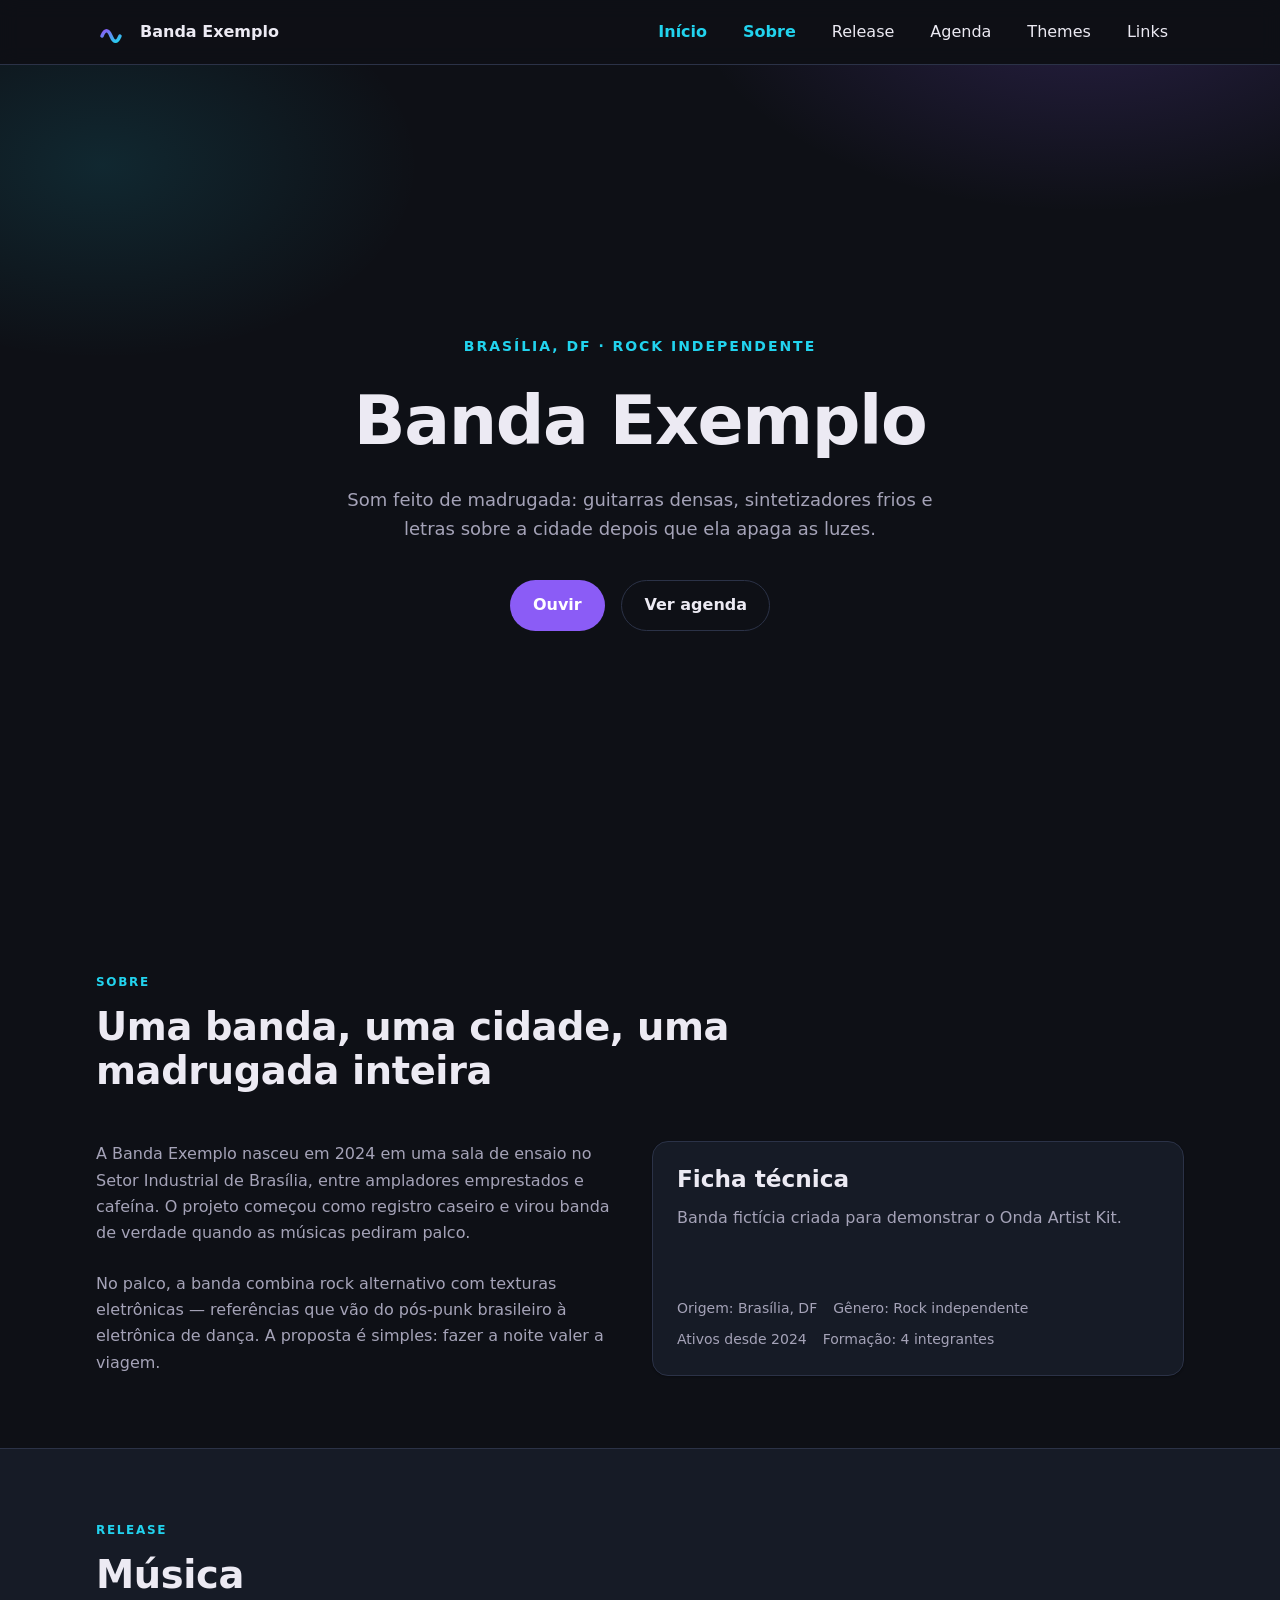
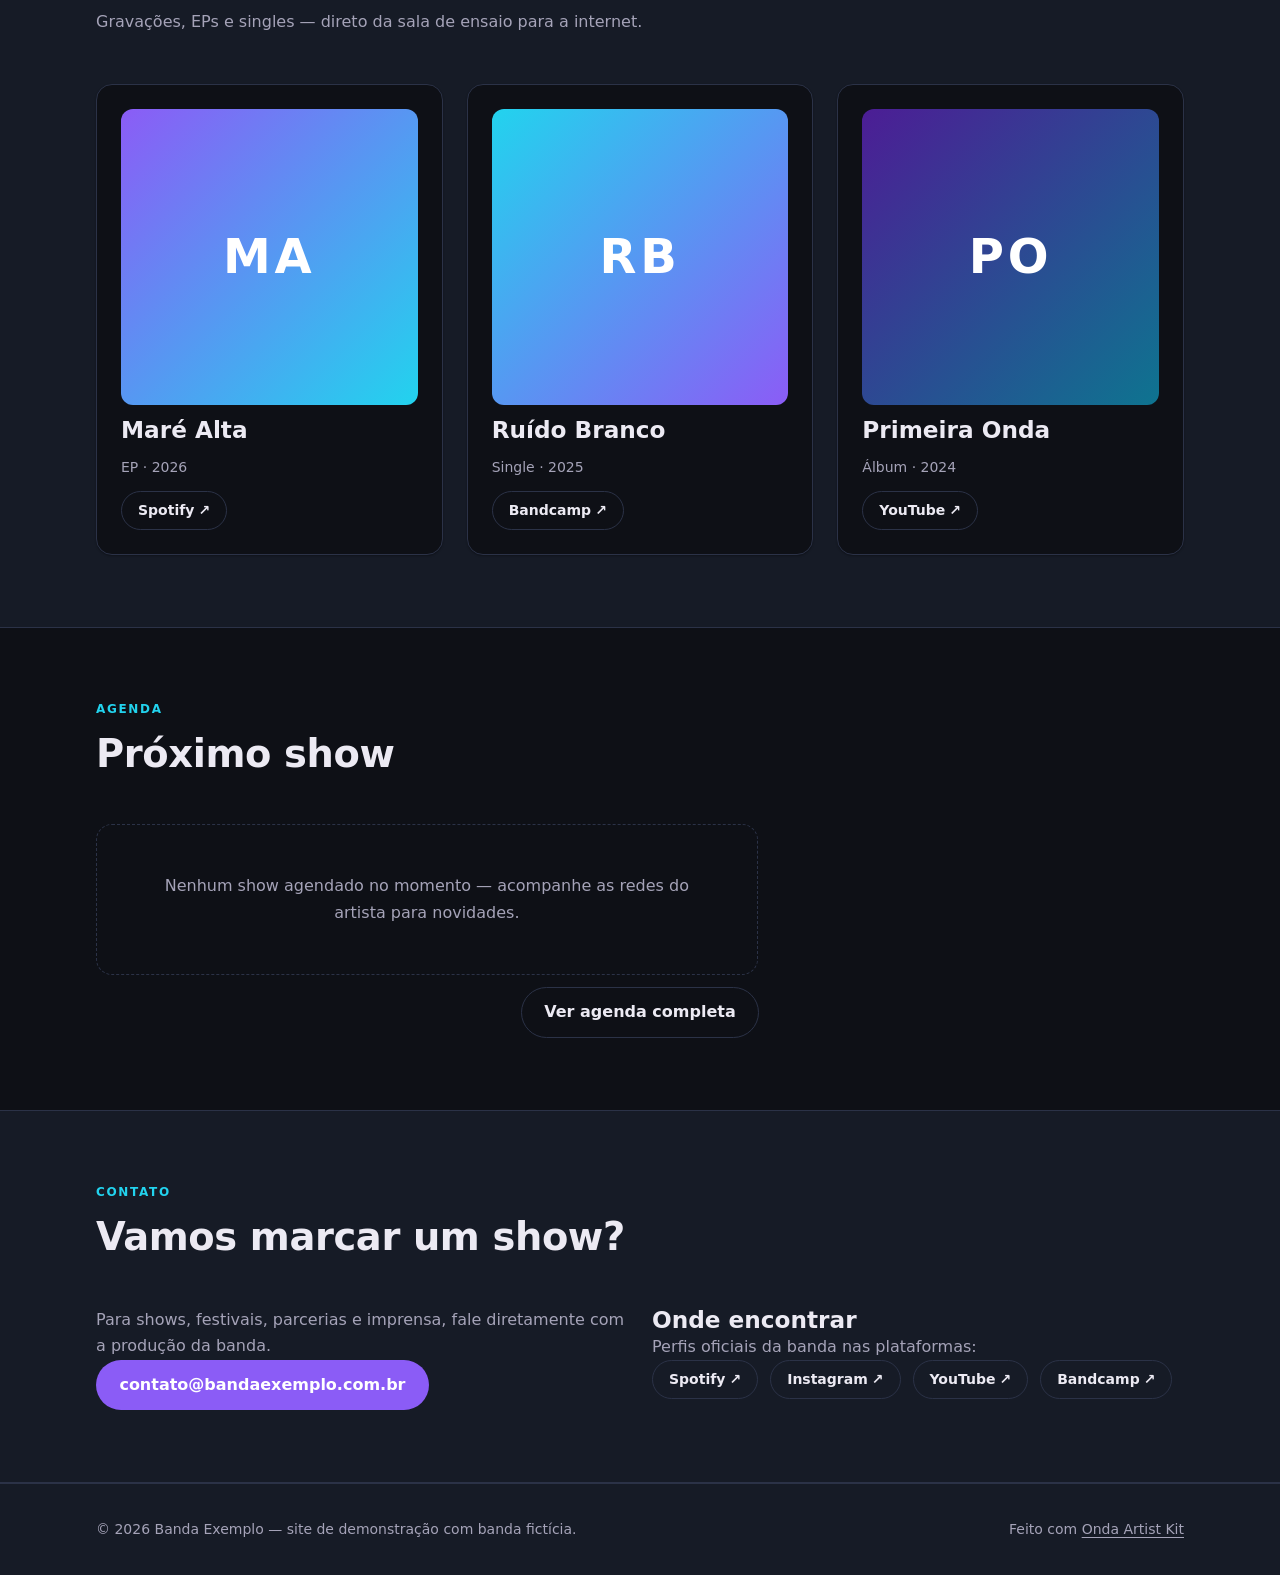
<file: index.html>
<!DOCTYPE html>
<html lang="pt-BR">
<head>
    <meta charset="UTF-8">
    <meta name="viewport" content="width=device-width, initial-scale=1.0">
    <meta name="description" content="Site de demonstração da Banda Exemplo, banda fictícia de rock independente de Brasília, criada para demonstrar o Onda Artist Kit.">
    <meta name="theme-color" content="#0e1016">
    <title>Banda Exemplo — Rock independente · Brasília, DF</title>
    <link rel="icon" type="image/svg+xml" href="assets/icons/favicon.svg">
    <link rel="stylesheet" href="src/css/main.css">
    <script src="src/js/theme-loader.js" defer></script>
    <script src="src/js/main.js" defer></script>
    <script src="src/js/content.js" defer></script>
    <script src="src/js/shows.js" defer></script>
    <script src="src/js/sources/local.js" defer></script>
    <script src="src/js/sources/google-icalendar.js" defer></script>
    <script src="src/js/data.js" defer></script>
    <script src="src/components/show-card.js" defer></script>
    <script src="src/js/home.js" defer></script>
</head>
<body>
    <a class="skip-link" href="#conteudo">Pular para o conteúdo principal</a>

    <header class="site-header">
        <div class="container site-header__inner">
            <a class="brand" href="#inicio">
                <span class="brand__logo">
                    <img class="brand__img" data-logo-img alt="" hidden>
                    <svg class="brand__mark" data-logo-fallback viewBox="0 0 64 64" aria-hidden="true" focusable="false">
                        <defs>
                            <linearGradient id="brand-grad" x1="0" y1="0" x2="1" y2="1">
                                <stop offset="0" stop-color="#8b5cf6"/>
                                <stop offset="1" stop-color="#22d3ee"/>
                            </linearGradient>
                        </defs>
                        <path d="M12 40c6-14 12-14 18 0s12 14 18 0" fill="none" stroke="url(#brand-grad)" stroke-width="7" stroke-linecap="round"/>
                    </svg>
                </span>
                <span class="brand__name" data-band-name>Banda Exemplo</span>
            </a>

            <button class="nav-toggle" type="button" aria-expanded="false" aria-controls="menu-principal" data-menu-toggle>
                <span class="visually-hidden">Abrir menu</span>
                <span class="nav-toggle__bars" aria-hidden="true">
                    <span class="nav-toggle__bar"></span>
                    <span class="nav-toggle__bar"></span>
                    <span class="nav-toggle__bar"></span>
                </span>
            </button>

            <nav class="site-nav" id="menu-principal" aria-label="Navegação principal" data-open="false">
                <ul class="nav__list" role="list">
                    <li><a class="nav__link" href="index.html" aria-current="page">Início</a></li>
                    <li><a class="nav__link" href="#sobre">Sobre</a></li>
                    <li><a class="nav__link" href="release.html">Release</a></li>
                    <li><a class="nav__link" href="agenda.html">Agenda</a></li>
                    <li><a class="nav__link" href="themes/">Themes</a></li>
                    <li><a class="nav__link" href="#links">Links</a></li>
                </ul>
            </nav>
        </div>
    </header>

    <main id="conteudo" tabindex="-1">
        <section class="hero" id="inicio" aria-labelledby="titulo-inicio">
            <div class="container hero__inner">
                <p class="hero__eyebrow" data-hero-eyebrow>Brasília, DF · Rock independente</p>
                <h1 id="titulo-inicio" data-band-name>Banda Exemplo</h1>
                <p class="hero__tagline" data-band-tagline>Som feito de madrugada: guitarras densas, sintetizadores frios e letras sobre a cidade depois que ela apaga as luzes.</p>
                <div class="hero__actions">
                    <a class="btn btn--primary" href="#release">Ouvir</a>
                    <a class="btn btn--ghost" href="#agenda">Ver agenda</a>
                </div>
            </div>
        </section>
        <section class="section" id="sobre" aria-labelledby="titulo-sobre">
            <div class="container">
                <header class="section__header">
                    <p class="section__eyebrow">Sobre</p>
                    <h2 id="titulo-sobre">Uma banda, uma cidade, uma madrugada inteira</h2>
                </header>
                <div class="grid grid--2">
                    <div class="grid" data-about-text>
                        <p>A Banda Exemplo nasceu em 2024 em uma sala de ensaio no Setor Industrial de Brasília, entre ampladores emprestados e cafeína. O projeto começou como registro caseiro e virou banda de verdade quando as músicas pediram palco.</p>
                        <p>No palco, o trio combina rock alternativo com texturas eletrônicas — referências que vão do pós-punk brasileiro à eletrônica de dança. A proposta é simples: fazer a noite valer a viagem.</p>
                    </div>
                    <div class="card card--surface">
                        <h3 class="card__title">Ficha técnica</h3>
                        <p class="card__text">Banda fictícia criada para demonstrar o Onda Artist Kit.</p>
                        <ul class="card__meta" role="list">
                            <li>Origem: <span data-ficha="origem">Brasília, DF</span></li>
                            <li>Gênero: <span data-ficha="genero">rock independente</span></li>
                            <li>Ativos desde <span data-ficha="desde">2024</span></li>
                            <li>Formação: <span data-ficha="formacao">4 integrantes</span></li>
                        </ul>
                    </div>
                </div>
            </div>
        </section>

        <section class="section section--alt" id="release" aria-labelledby="titulo-release">
            <div class="container">
                <header class="section__header">
                    <p class="section__eyebrow">Release</p>
                    <h2 id="titulo-release">Música</h2>
                    <p>Gravações, EPs e singles — direto da sala de ensaio para a internet.</p>
                </header>
                <div class="grid grid--3" data-discography>
                    <article class="card release-card">
                        <div class="release-card__cover" aria-hidden="true">MA</div>
                        <h3 class="card__title">Maré Alta</h3>
                        <p class="card__meta">EP · 2026</p>
                        <a class="chip" href="https://open.spotify.com/" target="_blank" rel="noopener noreferrer" aria-label="Ouvir o EP Maré Alta no Spotify (link demonstrativo)">Ouvir <span aria-hidden="true">↗</span></a>
                    </article>
                    <article class="card release-card">
                        <div class="release-card__cover release-card__cover--alt" aria-hidden="true">RB</div>
                        <h3 class="card__title">Ruído Branco</h3>
                        <p class="card__meta">Single · 2025</p>
                        <a class="chip" href="https://bandcamp.com/" target="_blank" rel="noopener noreferrer" aria-label="Ouvir o single Ruído Branco no Bandcamp (link demonstrativo)">Ouvir <span aria-hidden="true">↗</span></a>
                    </article>
                    <article class="card release-card">
                        <div class="release-card__cover release-card__cover--deep" aria-hidden="true">PO</div>
                        <h3 class="card__title">Primeira Onda</h3>
                        <p class="card__meta">Álbum · 2024</p>
                        <a class="chip" href="https://music.youtube.com/" target="_blank" rel="noopener noreferrer" aria-label="Ouvir o álbum Primeira Onda no YouTube Music (link demonstrativo)">Ouvir <span aria-hidden="true">↗</span></a>
                    </article>
                </div>
            </div>
        </section>
        <section class="section" id="agenda" aria-labelledby="titulo-agenda">
            <div class="container">
                <header class="section__header">
                    <p class="section__eyebrow">Agenda</p>
                    <h2 id="titulo-agenda">Próximo show</h2>
                </header>
                <div data-next-show>
                    <article class="card show-card" data-show-id="show-001">
                        <p class="event-card__date"><time datetime="2026-09-12"><span class="event-card__day">12</span><span class="event-card__month">set</span></time></p>
                        <div class="show-card__body">
                            <div class="show-card__head">
                                <h3 class="card__title">Festival Noite Alta</h3>
                                <span class="badge badge--confirmed">Confirmado</span>
                            </div>
                            <p class="show-card__when"><time datetime="2026-09-12T20:00:00">Sábado, 12 de setembro de 2026 · 20:00–21:00</time></p>
                            <p class="card__meta">Centro Cultural Vilanova · Brasília - DF</p>
                            <p class="show-card__address">Setor de Clubes Esportivos Sul, Brasília, DF</p>
                            <p class="show-card__desc">Palco alternativo do festival, com a nova turnê do EP “Maré Alta”. (Evento demonstrativo.)</p>
                            <div class="show-card__actions">
                                <a class="btn btn--ghost btn--sm" href="https://www.openstreetmap.org/" target="_blank" rel="noopener noreferrer">Ver no mapa <span aria-hidden="true">↗</span></a>
                                <a class="btn btn--primary btn--sm" href="https://www.sympla.com.br/" target="_blank" rel="noopener noreferrer">Ingressos <span aria-hidden="true">↗</span></a>
                                <button class="btn btn--ghost btn--sm" type="button" data-ics="show-001">Adicionar ao calendário</button>
                            </div>
                        </div>
                    </article>
                </div>
                <p class="agenda-empty" data-next-show-empty hidden>Nenhum show agendado no momento — acompanhe as redes do artista para novidades.</p>
                <div class="hero__actions">
                    <a class="btn btn--ghost" href="agenda.html">Ver agenda completa</a>
                </div>
            </div>
        </section>

        <section class="section section--alt" id="contato" aria-labelledby="titulo-contato">
            <div class="container">
                <header class="section__header">
                    <p class="section__eyebrow">Contato</p>
                    <h2 id="titulo-contato">Vamos marcar um show?</h2>
                </header>
                <div class="grid grid--2">
                    <div>
                        <p data-booking-description>Para shows, festivais, parcerias e imprensa, fale diretamente com a produção da banda.</p>
                        <a class="btn btn--primary" data-booking-email href="mailto:contato@bandaexemplo.com.br">contato@bandaexemplo.com.br</a>
                    </div>
                    <div id="links">
                        <h3>Onde encontrar</h3>
                        <p>Perfis oficiais da banda nas plataformas:</p>
                        <ul class="chip-list" data-links role="list">
                            <li><a class="chip" href="https://open.spotify.com/" target="_blank" rel="noopener noreferrer">Spotify <span aria-hidden="true">↗</span></a></li>
                            <li><a class="chip" href="https://www.instagram.com/" target="_blank" rel="noopener noreferrer">Instagram <span aria-hidden="true">↗</span></a></li>
                            <li><a class="chip" href="https://www.youtube.com/" target="_blank" rel="noopener noreferrer">YouTube <span aria-hidden="true">↗</span></a></li>
                            <li><a class="chip" href="https://bandcamp.com/" target="_blank" rel="noopener noreferrer">Bandcamp <span aria-hidden="true">↗</span></a></li>
                        </ul>
                    </div>
                </div>
            </div>
        </section>
    </main>

    <footer class="site-footer">
        <div class="container site-footer__inner">
            <p><small>© <span data-year>2026</span> Banda Exemplo — site de demonstração com banda fictícia.</small></p>
            <p><small>Feito com <a href="https://github.com/Onda-Noturna/onda-artist-kit">Onda Artist Kit</a></small></p>
        </div>
    </footer>

</body>
</html>
</file>
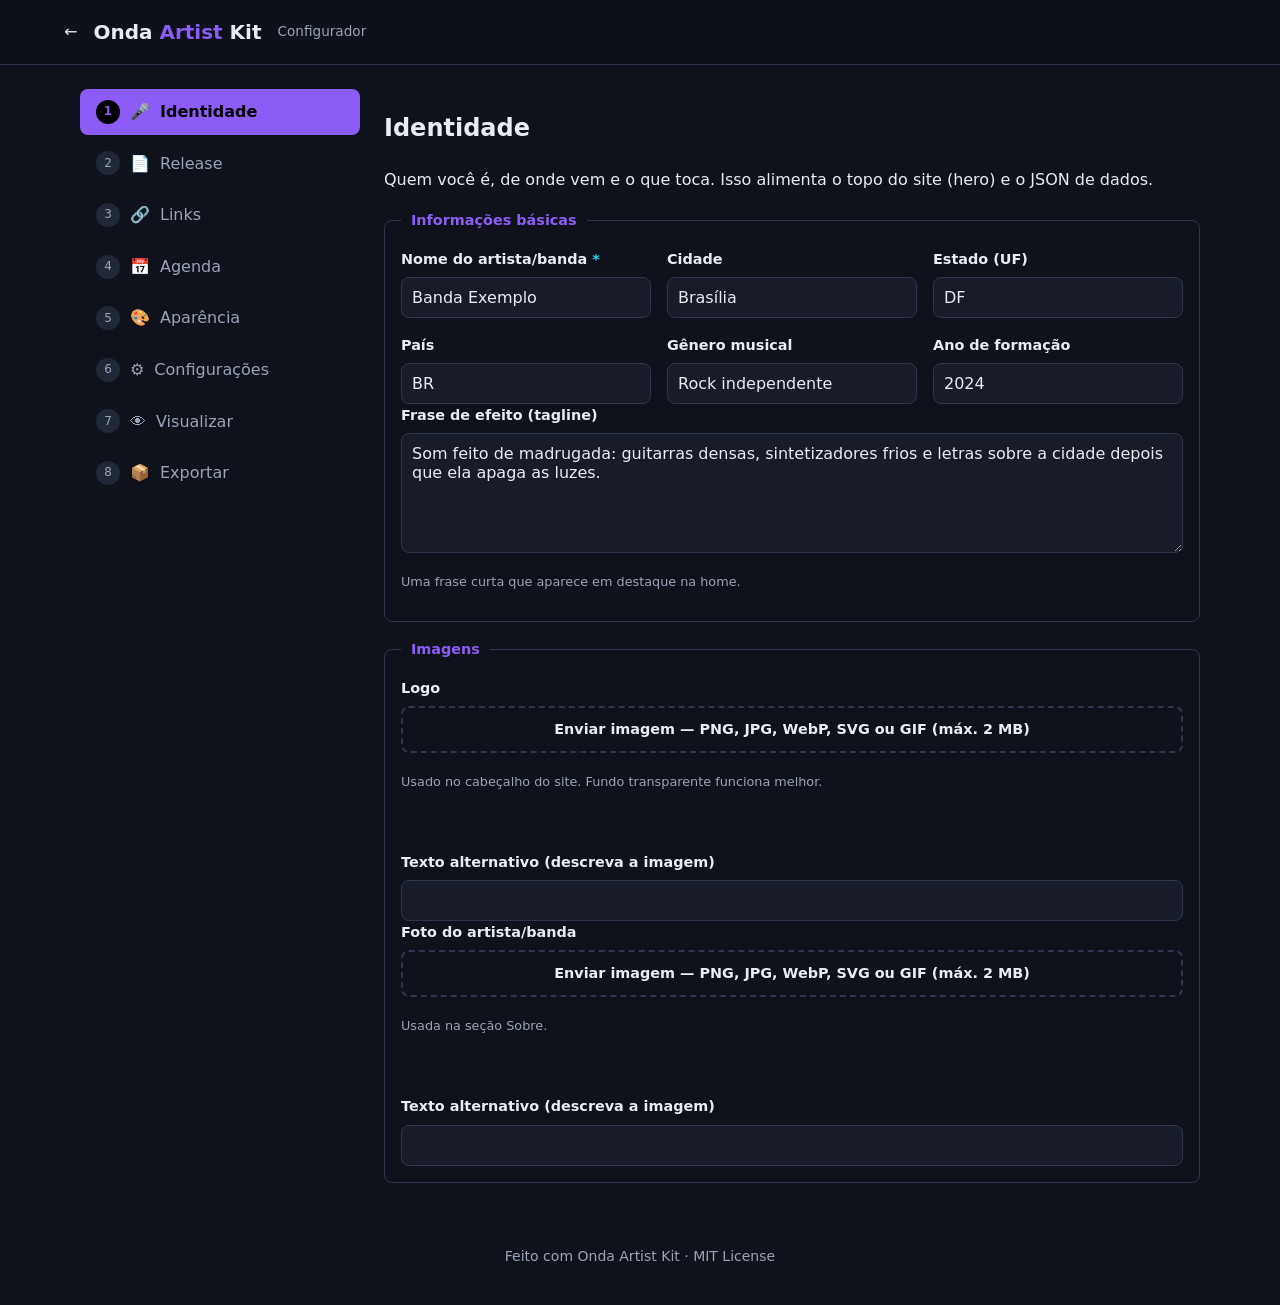
<file: configurador/index.html>
<!DOCTYPE html>
<html lang="pt-BR">
<head>
  <meta charset="UTF-8">
  <meta name="viewport" content="width=device-width, initial-scale=1.0">
  <meta name="robots" content="noindex, nofollow">
  <meta name="description" content="Configurador do Onda Artist Kit: crie o site do seu artista sem programar. Escolha um tema, preencha sua agenda, links e dados, gere o site estático e publique gratuitamente.">
  <meta name="theme-color" content="#0f121a">
  <title>Onda Artist Kit — Configurador</title>
  <link rel="icon" type="image/svg+xml" href="../assets/icons/favicon.svg">
  <link rel="stylesheet" href="css/style.css">
</head>
<body>
  <div class="cfg-wrapper">
    <header class="cfg-header">
      <div class="container">
        <a href="../index.html" class="cfg-back" aria-label="Voltar ao site do kit">←</a>
        <h1>Onda <span class="accent">Artist</span> Kit</h1>
        <span class="cfg-header-tag" style="color:var(--cfg-text-muted);font-size:0.85rem;">Configurador</span>
      </div>
    </header>

    <main class="cfg-main">
      <div class="cfg-layout">

        <!-- Navegação de etapas (sidebar) -->
        <aside class="cfg-sidebar" aria-label="Etapas do configurador">
          <nav aria-label="Progresso">
            <ul class="cfg-steps" id="cfg-steps-list">
              <!-- preenchido por ui.js -->
            </ul>
          </nav>
        </aside>

        <!-- Painel de etapas -->
        <section class="cfg-panel" aria-live="polite" aria-atomic="true">
          <div id="cfg-step-content">
            <!-- cada etapa renderizada por ui.js -->
          </div>
        </section>
      </div>
    </main>

    <footer class="cfg-footer">
      <p>Feito com <a href="https://github.com/Onda-Noturna/onda-artist-kit">Onda Artist Kit</a> · MIT License</p>
    </footer>

    <div id="cfg-toast" class="cfg-toast" role="alert" aria-live="assertive" hidden></div>
  </div>

  <script src="js/zip.js"></script>
  <script src="js/steps.js"></script>
  <script src="js/state.js"></script>
  <script src="js/ui.js"></script>
  <script src="js/exporter.js"></script>
  <script>
    // Ordem de carregamento garantida (inline). Inicia após DOM pronto.
    if (document.readyState === "loading") {
      document.addEventListener("DOMContentLoaded", () => window.OndaConfigUI && window.OndaConfigUI.init());
    } else {
      window.OndaConfigUI && window.OndaConfigUI.init();
    }
  </script>
</body>
</html>
</file>
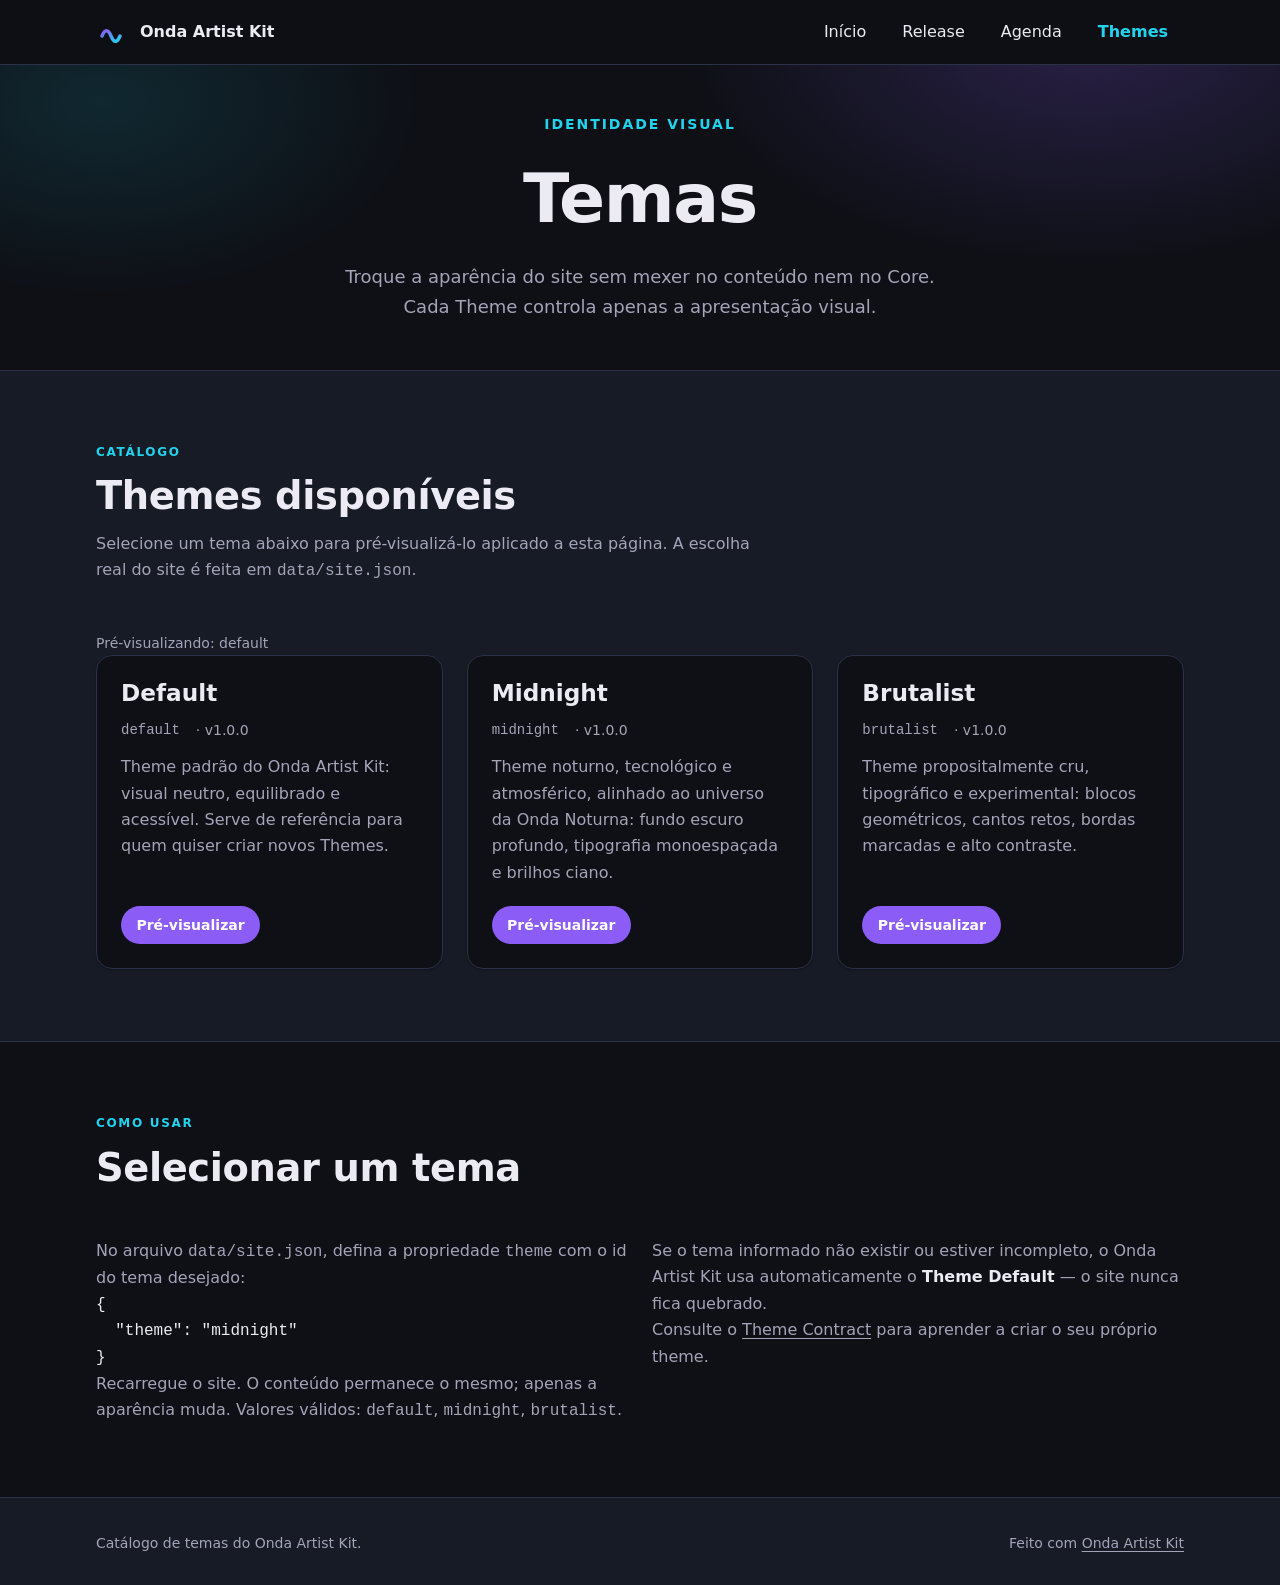
<file: themes/index.html>
<!DOCTYPE html>
<html lang="pt-BR">
<head>
    <meta charset="UTF-8">
    <meta name="viewport" content="width=device-width, initial-scale=1.0">
    <meta name="robots" content="index">
    <meta name="description" content="Catálogo de Themes do Onda Artist Kit: Default, Midnight e Brutalist. Visualize e conheça cada identidade visual.">
    <meta name="theme-color" content="#0e1016">
    <title>Temas — Onda Artist Kit</title>
    <link rel="icon" type="image/svg+xml" href="../assets/icons/favicon.svg">
    <link rel="stylesheet" href="../src/css/main.css">
    <script src="../src/js/theme-loader.js" data-base=".." defer></script>
</head>
<body>
    <a class="skip-link" href="#temas-conteudo">Pular para o conteúdo principal</a>

    <header class="site-header">
        <div class="container site-header__inner">
            <a class="brand" href="../index.html">
                <span class="brand__logo">
                    <svg class="brand__mark" viewBox="0 0 64 64" aria-hidden="true" focusable="false">
                        <defs>
                            <linearGradient id="brand-grad" x1="0" y1="0" x2="1" y2="1">
                                <stop offset="0" stop-color="#8b5cf6"/>
                                <stop offset="1" stop-color="#22d3ee"/>
                            </linearGradient>
                        </defs>
                        <path d="M12 40c6-14 12-14 18 0s12 14 18 0" fill="none" stroke="url(#brand-grad)" stroke-width="7" stroke-linecap="round"/>
                    </svg>
                </span>
                <span class="brand__name">Onda Artist Kit</span>
            </a>

            <nav class="site-nav" data-open="false" aria-label="Navegação do catálogo">
                <ul class="nav__list" role="list">
                    <li><a class="nav__link" href="../index.html">Início</a></li>
                    <li><a class="nav__link" href="../release.html">Release</a></li>
                    <li><a class="nav__link" href="../agenda.html">Agenda</a></li>
                    <li><a class="nav__link" href="index.html" aria-current="page">Themes</a></li>
                </ul>
            </nav>
        </div>
    </header>

    <main id="temas-conteudo" tabindex="-1">
        <section class="hero hero--compact">
            <div class="container hero__inner">
                <p class="hero__eyebrow">Identidade visual</p>
                <h1>Temas</h1>
                <p class="hero__tagline">Troque a aparência do site sem mexer no conteúdo nem no Core. Cada Theme controla apenas a apresentação visual.</p>
            </div>
        </section>

        <section class="section section--alt" id="catalogo" aria-labelledby="titulo-catalogo">
            <div class="container">
                <header class="section__header">
                    <p class="section__eyebrow">Catálogo</p>
                    <h2 id="titulo-catalogo">Themes disponíveis</h2>
                    <p>Selecione um tema abaixo para pré-visualizá-lo aplicado a esta página. A escolha real do site é feita em <code>data/site.json</code>.</p>
                </header>
                <p class="field__hint" data-theme-label>Pré-visualizando: default</p>
                <div class="grid grid--3" data-themes-catalog></div>
            </div>
        </section>

        <section class="section" id="como-usar" aria-labelledby="titulo-como-usar">
            <div class="container">
                <header class="section__header">
                    <p class="section__eyebrow">Como usar</p>
                    <h2 id="titulo-como-usar">Selecionar um tema</h2>
                </header>
                <div class="grid grid--2">
                    <div>
                        <p>No arquivo <code>data/site.json</code>, defina a propriedade <code>theme</code> com o id do tema desejado:</p>
                        <pre><code>{
  "theme": "midnight"
}</code></pre>
                        <p>Recarregue o site. O conteúdo permanece o mesmo; apenas a aparência muda. Valores válidos: <code>default</code>, <code>midnight</code>, <code>brutalist</code>.</p>
                    </div>
                    <div>
                        <p>Se o tema informado não existir ou estiver incompleto, o Onda Artist Kit usa automaticamente o <strong>Theme Default</strong> — o site nunca fica quebrado.</p>
                        <p>Consulte o <a href="../docs/core-arquitetura.md#themes">Theme Contract</a> para aprender a criar o seu próprio theme.</p>
                    </div>
                </div>
            </div>
        </section>
    </main>

    <footer class="site-footer">
        <div class="container site-footer__inner">
            <p><small>Catálogo de temas do Onda Artist Kit.</small></p>
            <p><small>Feito com <a href="https://github.com/Onda-Noturna/onda-artist-kit">Onda Artist Kit</a></small></p>
        </div>
    </footer>

    <script src="theme-catalog.js" defer></script>
</body>
</html>
</file>
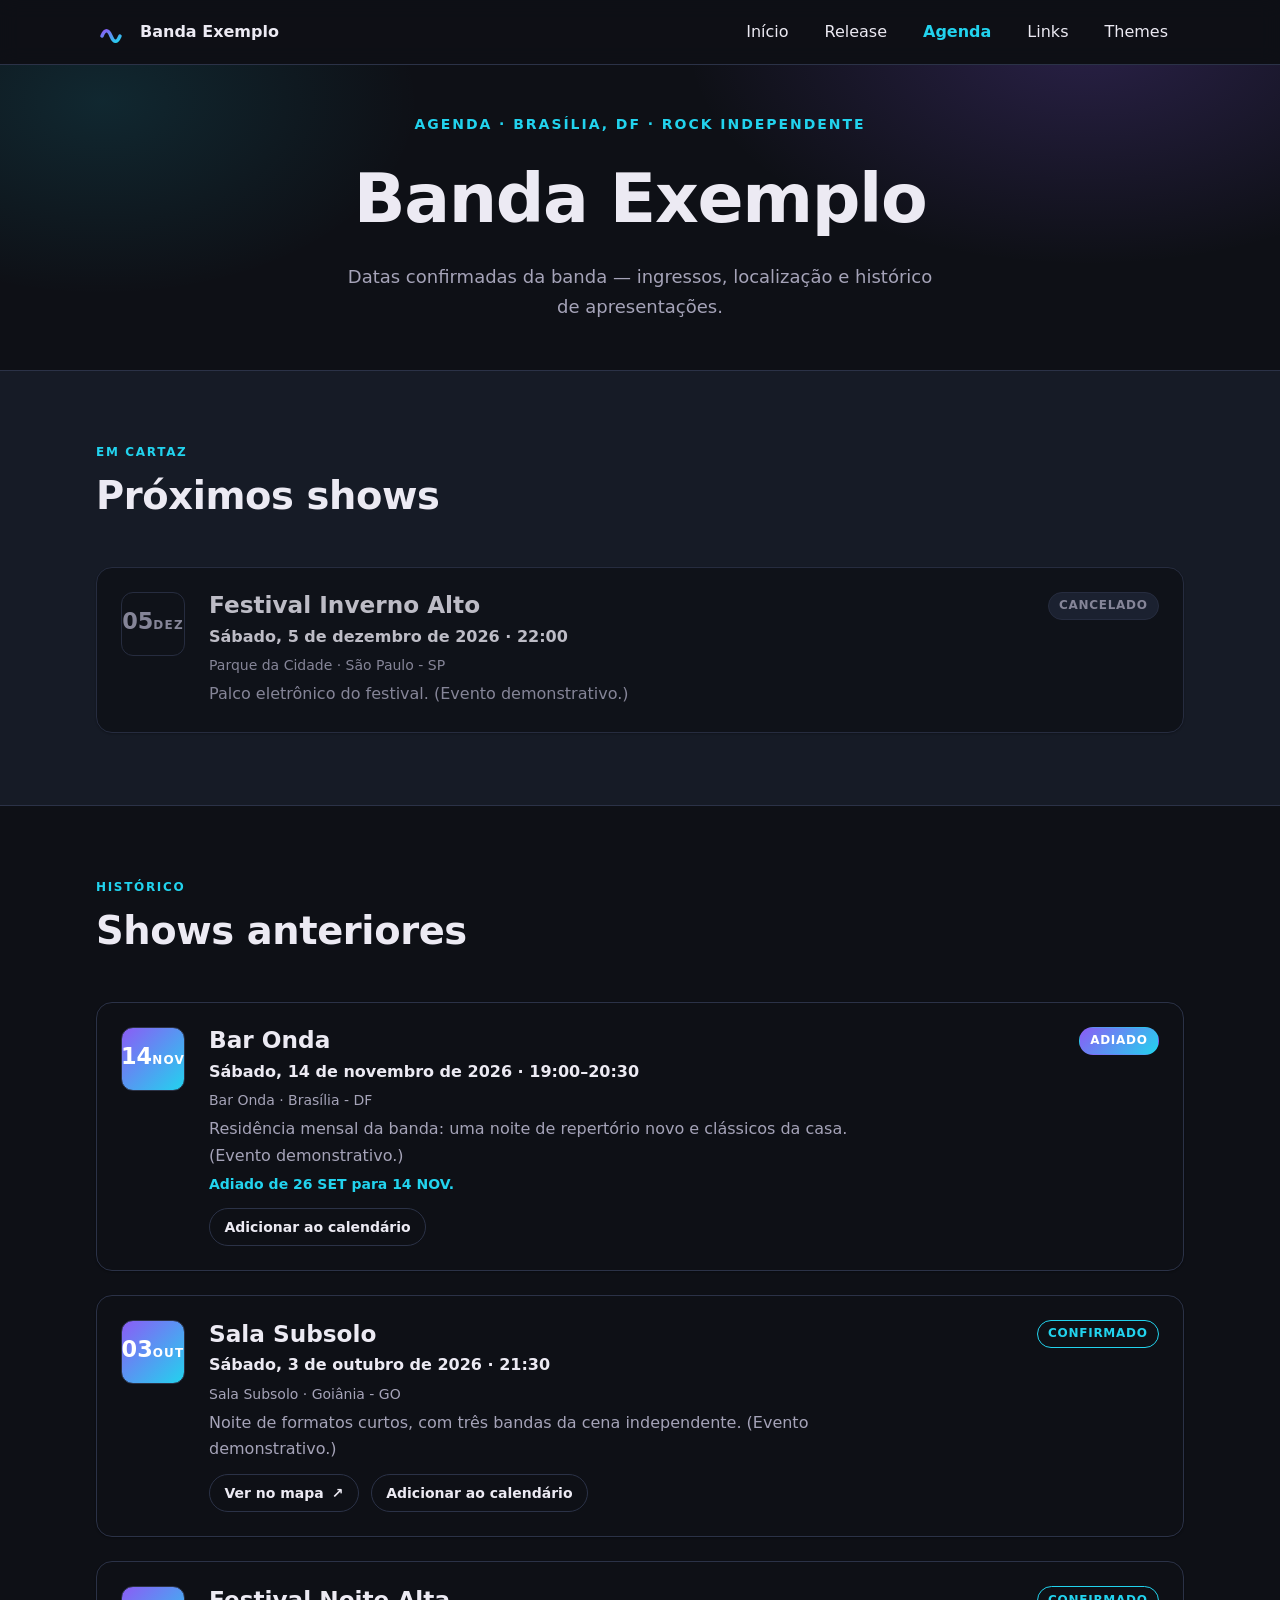
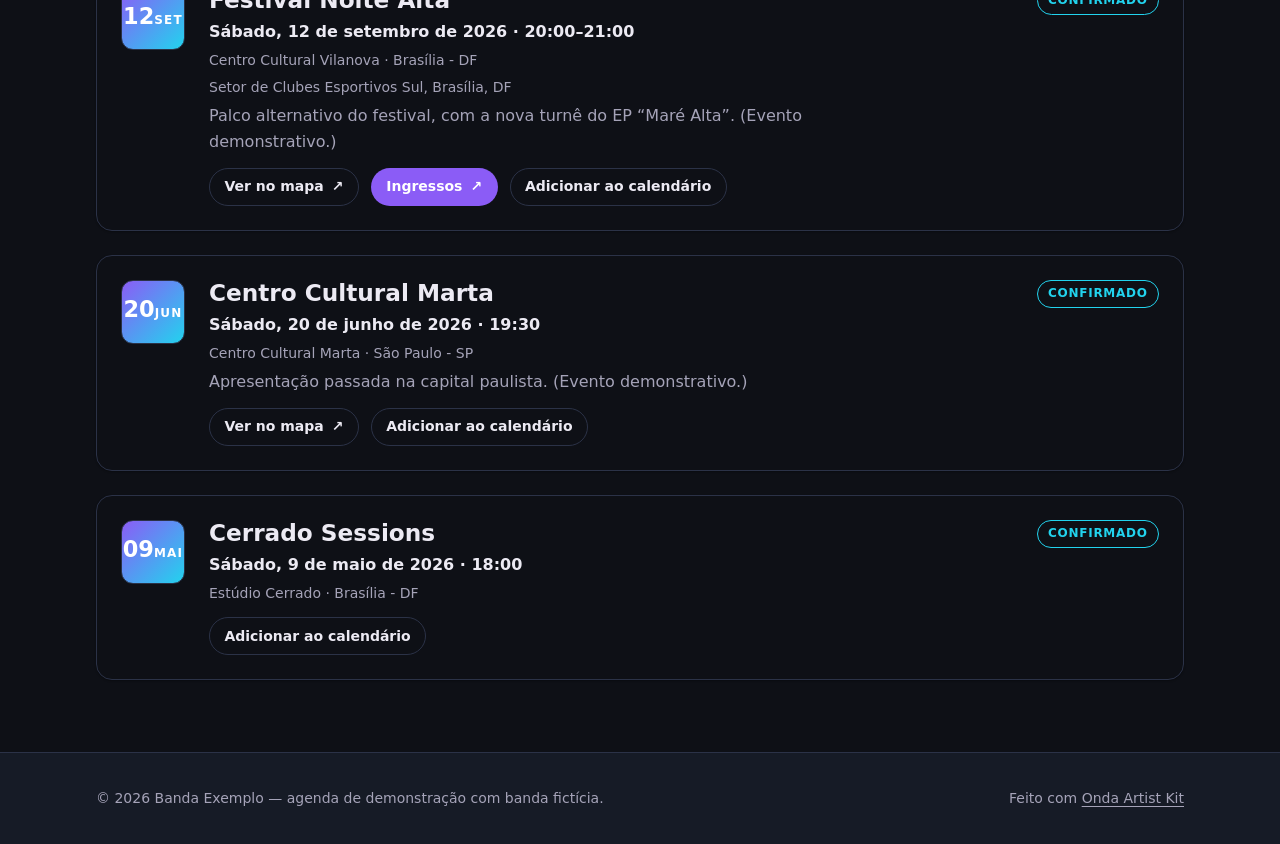
<file: agenda.html>
<!DOCTYPE html>
<html lang="pt-BR">
<head>
    <meta charset="UTF-8">
    <meta name="viewport" content="width=device-width, initial-scale=1.0">
    <meta name="description" content="Agenda de shows da Banda Exemplo — banda fictícia de rock independente de Brasília criada para demonstrar o Onda Artist Kit: próximos shows, ingressos, localização e histórico.">
    <meta name="theme-color" content="#0e1016">
    <title>Agenda — Banda Exemplo · Rock independente · Brasília, DF</title>
    <link rel="icon" type="image/svg+xml" href="assets/icons/favicon.svg">
    <link rel="stylesheet" href="src/css/main.css">
    <script src="src/js/theme-loader.js" defer></script>
    <script src="src/js/content.js" defer></script>
    <script src="src/js/main.js" defer></script>
    <script src="src/js/shows.js" defer></script>
    <script src="src/js/sources/local.js" defer></script>
    <script src="src/js/sources/google-icalendar.js" defer></script>
    <script src="src/js/data.js" defer></script>
    <script src="src/components/show-card.js" defer></script>
    <script src="src/js/agenda.js" defer></script>
</head>
<body>
    <a class="skip-link" href="#agenda-conteudo">Pular para o conteúdo principal</a>

    <header class="site-header">
        <div class="container site-header__inner">
            <a class="brand" href="index.html">
                <span class="brand__logo">
                    <img class="brand__img" data-logo-img alt="" hidden>
                    <svg class="brand__mark" data-logo-fallback viewBox="0 0 64 64" aria-hidden="true" focusable="false">
                        <defs>
                            <linearGradient id="brand-grad" x1="0" y1="0" x2="1" y2="1">
                                <stop offset="0" stop-color="#8b5cf6"/>
                                <stop offset="1" stop-color="#22d3ee"/>
                            </linearGradient>
                        </defs>
                        <path d="M12 40c6-14 12-14 18 0s12 14 18 0" fill="none" stroke="url(#brand-grad)" stroke-width="7" stroke-linecap="round"/>
                    </svg>
                </span>
                <span class="brand__name" data-band-name>Banda Exemplo</span>
            </a>

            <button class="nav-toggle" type="button" aria-expanded="false" aria-controls="menu-principal" data-menu-toggle>
                <span class="visually-hidden">Abrir menu</span>
                <span class="nav-toggle__bars" aria-hidden="true">
                    <span class="nav-toggle__bar"></span>
                    <span class="nav-toggle__bar"></span>
                    <span class="nav-toggle__bar"></span>
                </span>
            </button>

            <nav class="site-nav" id="menu-principal" aria-label="Navegação principal" data-open="false">
                <ul class="nav__list" role="list">
                    <li><a class="nav__link" href="index.html">Início</a></li>
                    <li><a class="nav__link" href="release.html">Release</a></li>
                    <li><a class="nav__link" href="agenda.html" aria-current="page">Agenda</a></li>
                    <li><a class="nav__link" href="index.html#links">Links</a></li>
                    <li><a class="nav__link" href="themes/">Themes</a></li>
                </ul>
            </nav>
        </div>
    </header>

    <main id="agenda-conteudo" tabindex="-1">
        <section class="hero hero--compact" id="inicio">
            <div class="container hero__inner">
                <p class="hero__eyebrow" data-release-eyebrow>Agenda · Brasília, DF · Rock independente</p>
                <h1 data-band-name>Banda Exemplo</h1>
                <p class="hero__tagline">Datas confirmadas da banda — ingressos, localização e histórico de apresentações.</p>
            </div>
        </section>

        <section class="section section--alt" id="proximos" aria-labelledby="titulo-proximos">
            <div class="container">
                <header class="section__header">
                    <p class="section__eyebrow">Em cartaz</p>
                    <h2 id="titulo-proximos">Próximos shows</h2>
                </header>
                <p class="agenda-status" data-agenda-status role="status" aria-live="polite" hidden>Carregando agenda...</p>
                <p class="field__hint" data-google-indicator hidden>Agenda atualizada pelo Google Calendar.</p>
                <div class="grid" data-upcoming>
                    <article class="card show-card" data-show-id="show-001">
                        <p class="event-card__date"><time datetime="2026-09-12"><span class="event-card__day">12</span><span class="event-card__month">set</span></time></p>
                        <div class="show-card__body">
                            <div class="show-card__head">
                                <h3 class="card__title">Festival Noite Alta</h3>
                                <span class="badge badge--confirmed">Confirmado</span>
                            </div>
                            <p class="show-card__when"><time datetime="2026-09-12T20:00:00">Sábado, 12 de setembro de 2026 · 20:00–21:00</time></p>
                            <p class="card__meta">Centro Cultural Vilanova · Brasília - DF</p>
                            <p class="show-card__address">Setor de Clubes Esportivos Sul, Brasília, DF</p>
                            <p class="show-card__desc">Palco alternativo do festival, com a nova turnê do EP “Maré Alta”. (Evento demonstrativo.)</p>
                            <div class="show-card__actions">
                                <a class="btn btn--ghost btn--sm" href="https://www.openstreetmap.org/" target="_blank" rel="noopener noreferrer">Ver no mapa <span aria-hidden="true">↗</span></a>
                                <a class="btn btn--primary btn--sm" href="https://www.sympla.com.br/" target="_blank" rel="noopener noreferrer">Ingressos <span aria-hidden="true">↗</span></a>
                                <button class="btn btn--ghost btn--sm" type="button" data-ics="show-001">Adicionar ao calendário</button>
                            </div>
                        </div>
                    </article>
                </div>
                <p class="agenda-empty" data-empty-upcoming hidden>Nenhum show agendado no momento. Acompanhe as redes do artista para novidades.</p>
            </div>
        </section>
        <section class="section" id="anteriores" aria-labelledby="titulo-anteriores">
            <div class="container">
                <header class="section__header">
                    <p class="section__eyebrow">Histórico</p>
                    <h2 id="titulo-anteriores">Shows anteriores</h2>
                </header>
                <div class="grid" data-past>
                    <article class="card show-card" data-show-id="show-005">
                        <p class="event-card__date"><time datetime="2026-06-20"><span class="event-card__day">20</span><span class="event-card__month">jun</span></time></p>
                        <div class="show-card__body">
                            <div class="show-card__head">
                                <h3 class="card__title">Centro Cultural Marta</h3>
                                <span class="badge badge--confirmed">Confirmado</span>
                            </div>
                            <p class="show-card__when"><time datetime="2026-06-20T19:30:00">Sábado, 20 de junho de 2026 · 19:30</time></p>
                            <p class="card__meta">Centro Cultural Marta · São Paulo - SP</p>
                            <p class="show-card__desc">Apresentação passada na capital paulista. (Evento demonstrativo.)</p>
                            <div class="show-card__actions">
                                <a class="btn btn--ghost btn--sm" href="https://www.openstreetmap.org/" target="_blank" rel="noopener noreferrer">Ver no mapa <span aria-hidden="true">↗</span></a>
                            </div>
                        </div>
                    </article>
                </div>
            </div>
        </section>
    </main>

    <footer class="site-footer">
        <div class="container site-footer__inner">
            <p><small>© <span data-year>2026</span> Banda Exemplo — agenda de demonstração com banda fictícia.</small></p>
            <p><small>Feito com <a href="https://github.com/Onda-Noturna/onda-artist-kit">Onda Artist Kit</a></small></p>
        </div>
    </footer>
</body>
</html>
</file>
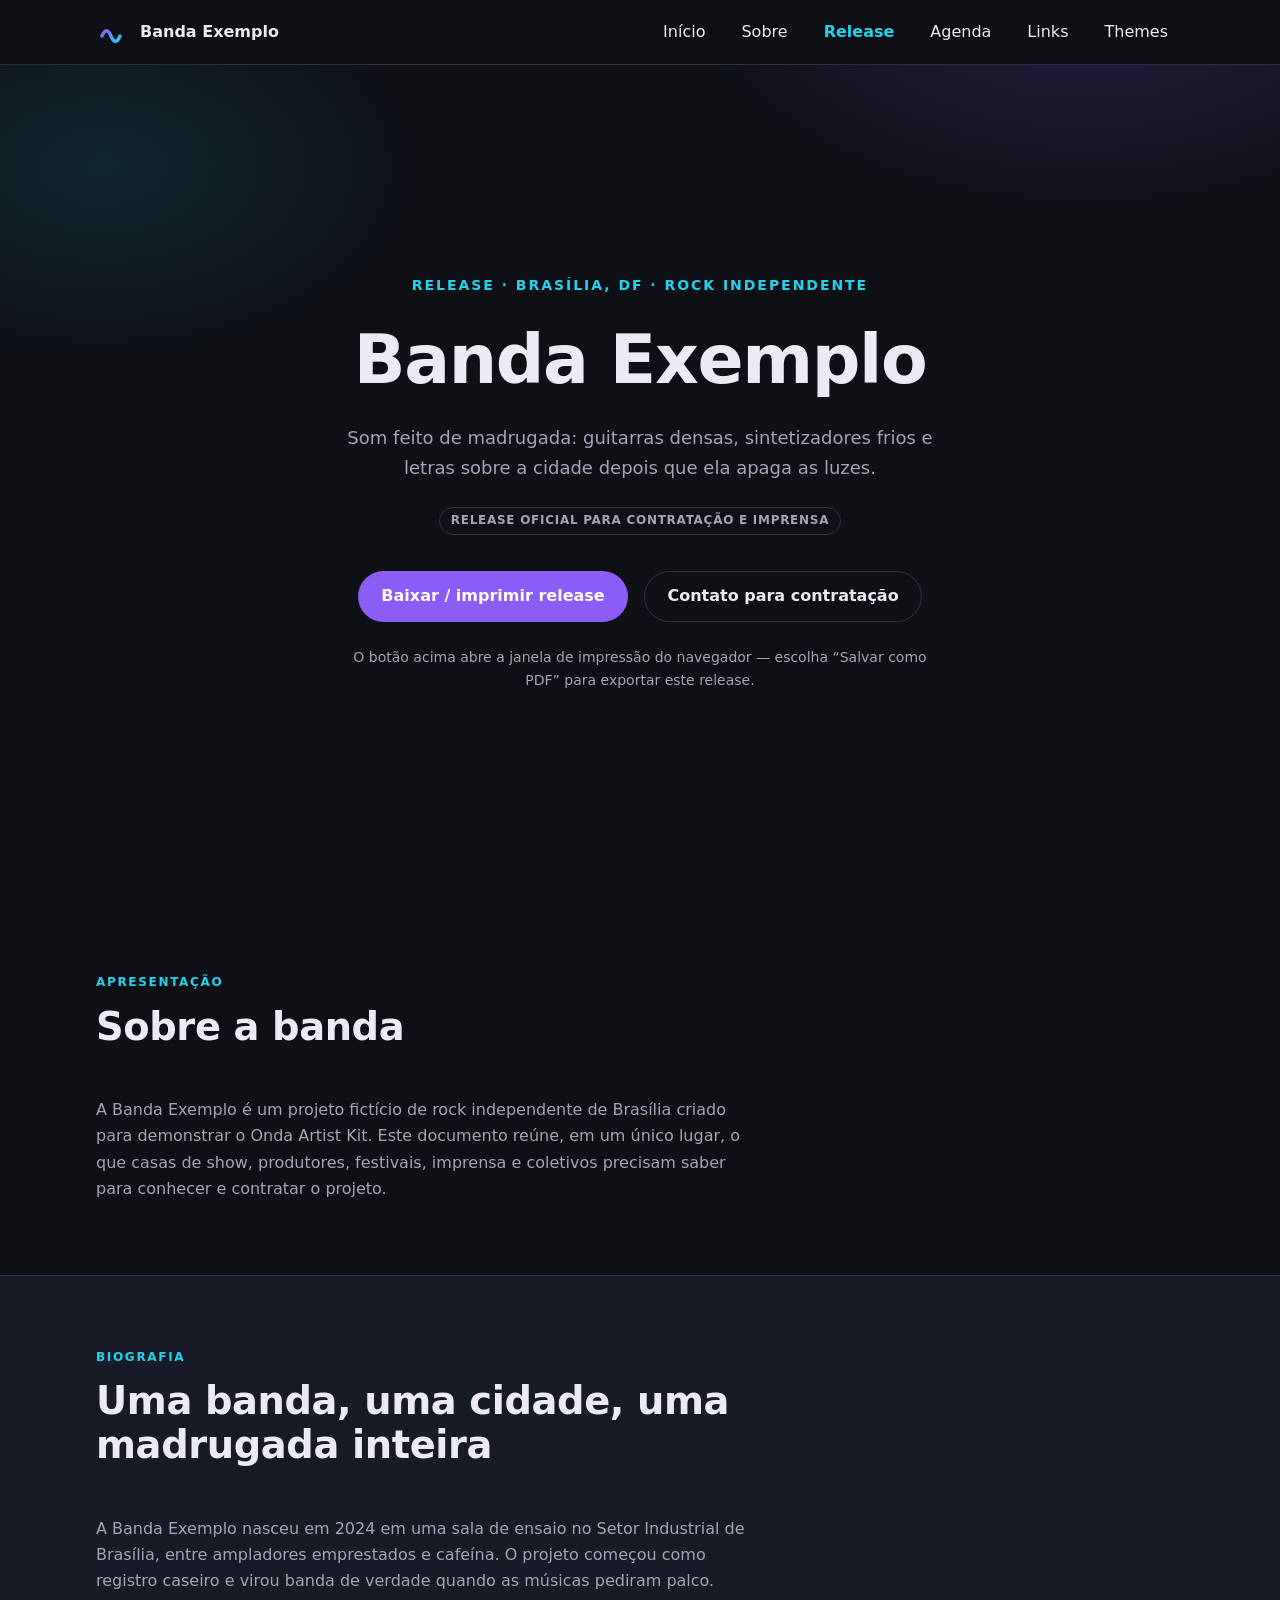
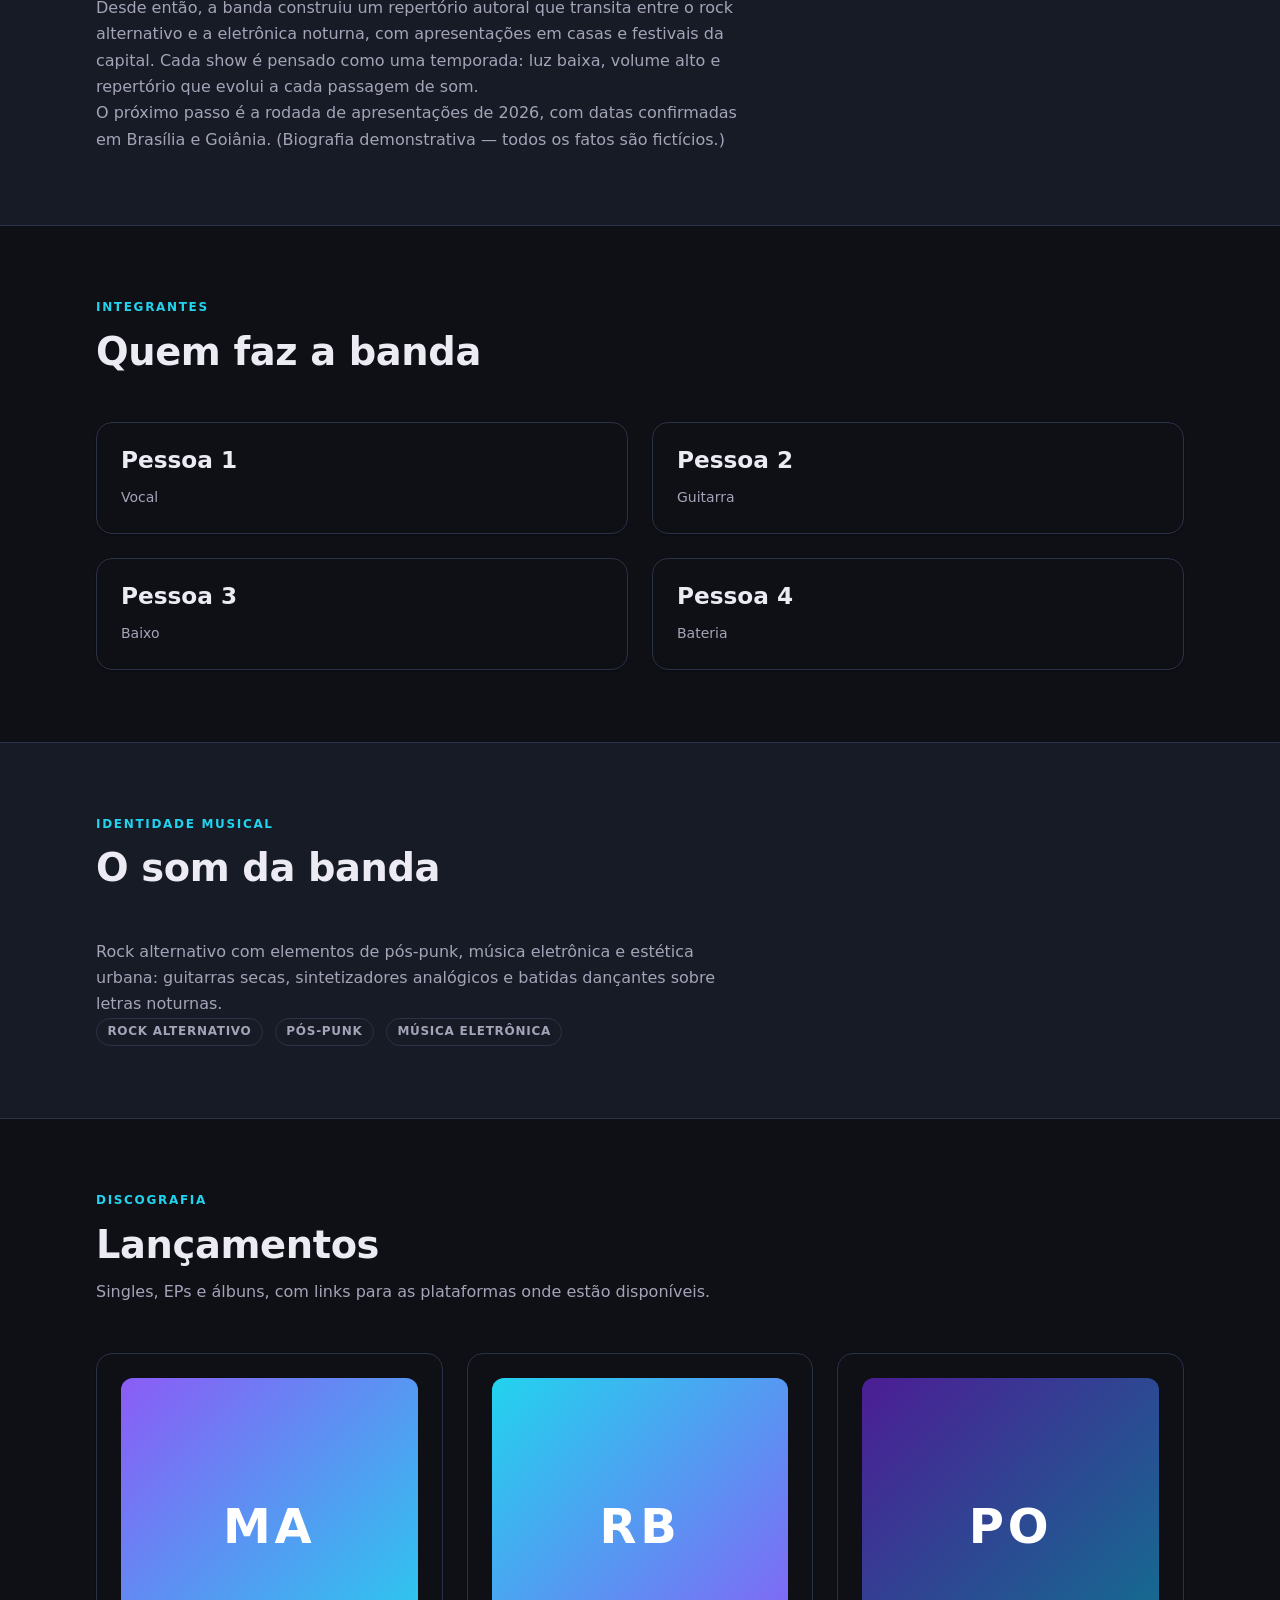
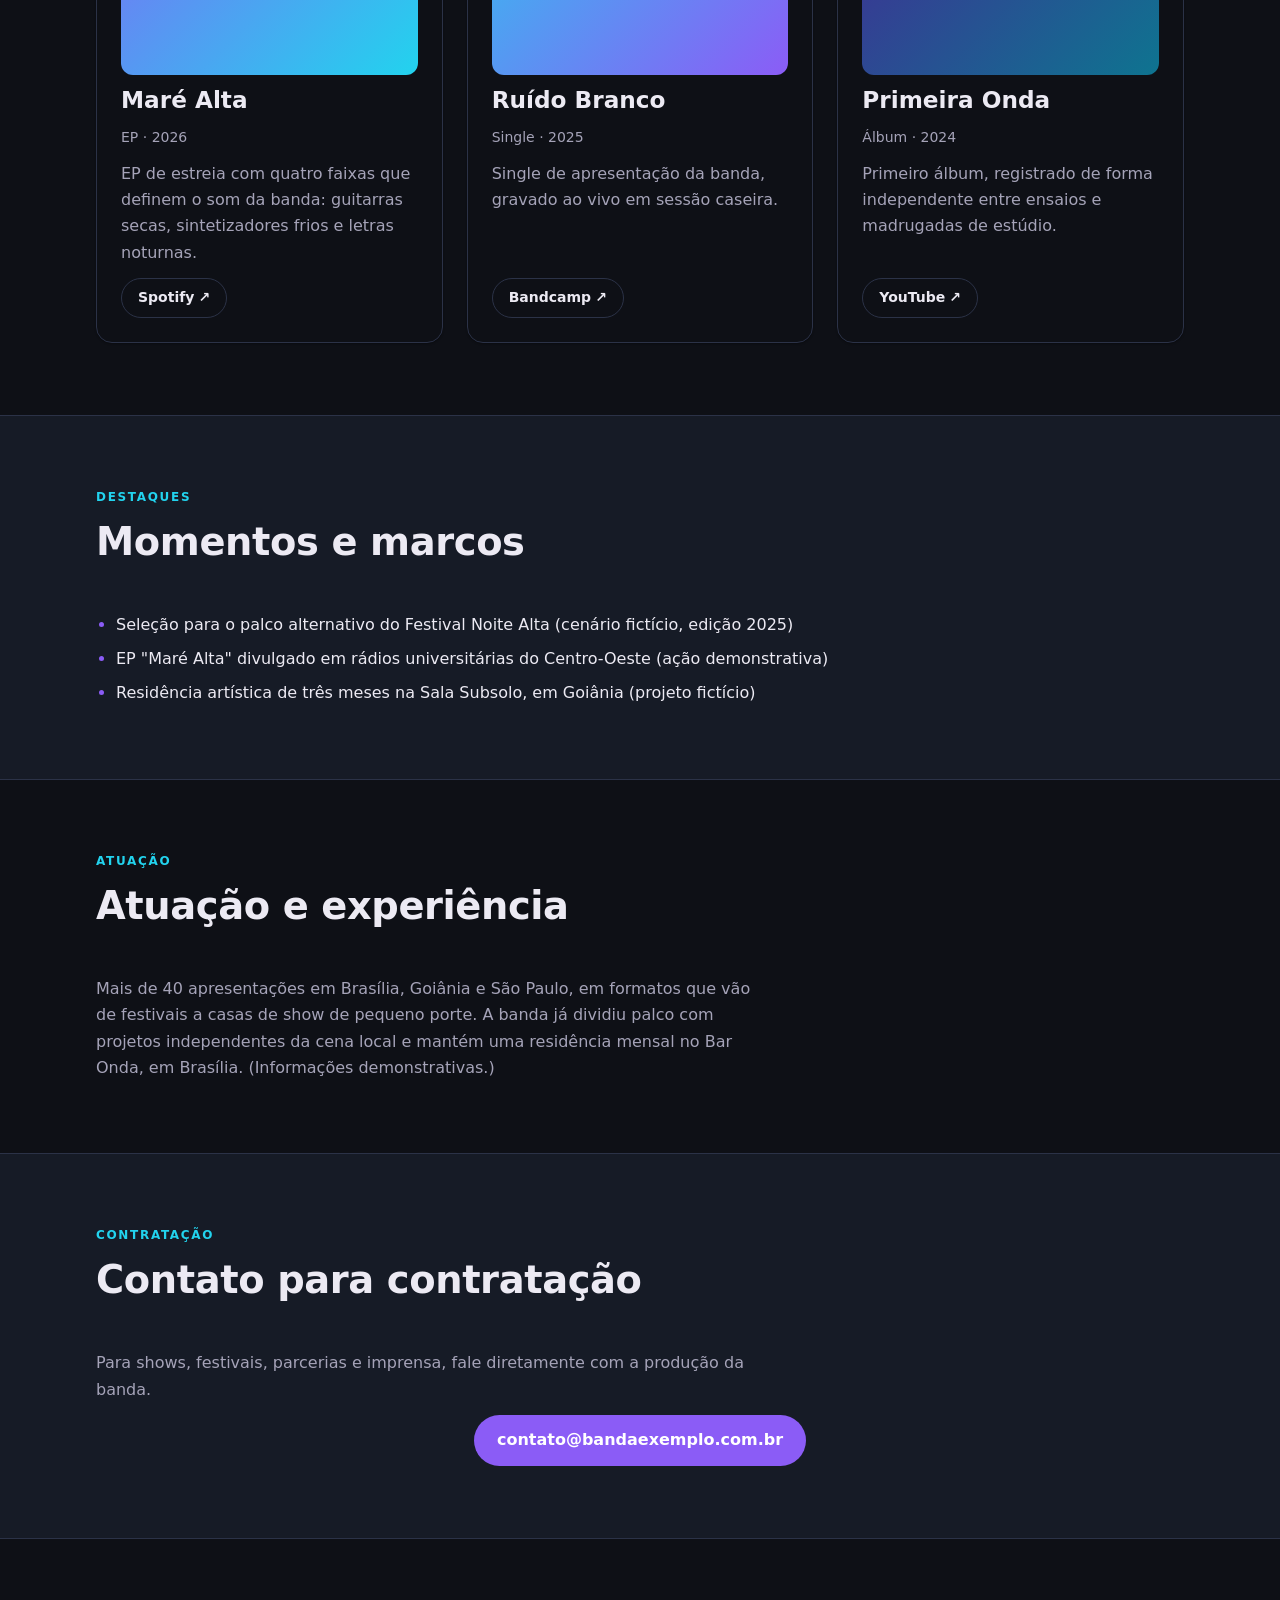
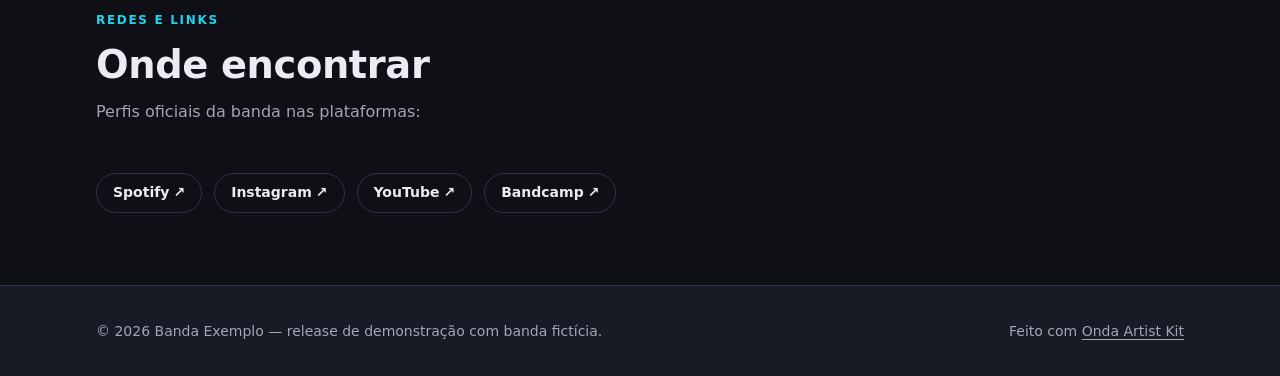
<file: release.html>
<!DOCTYPE html>
<html lang="pt-BR">
<head>
    <meta charset="UTF-8">
    <meta name="viewport" content="width=device-width, initial-scale=1.0">
    <meta name="description" content="Release oficial da Banda Exemplo — banda fictícia de rock independente de Brasília criada para demonstrar o Onda Artist Kit: biografia, integrantes, discografia, destaques e contratação.">
    <meta name="theme-color" content="#0e1016">
    <meta property="og:title" content="Banda Exemplo — Release">
    <meta property="og:description" content="Release oficial da Banda Exemplo: biografia, integrantes, discografia, destaques e contato para contratação. (Conteúdo demonstrativo do Onda Artist Kit.)">
    <meta property="og:type" content="website">
    <title>Banda Exemplo — Release · Rock independente · Brasília, DF</title>
    <link rel="icon" type="image/svg+xml" href="assets/icons/favicon.svg">
    <link rel="stylesheet" href="src/css/main.css">
    <script src="src/js/theme-loader.js" defer></script>
    <script src="src/js/content.js" defer></script>
    <script src="src/js/main.js" defer></script>
    <script src="src/js/shows.js" defer></script>
    <script src="src/js/sources/local.js" defer></script>
    <script src="src/js/sources/google-icalendar.js" defer></script>
    <script src="src/js/data.js" defer></script>
    <script src="src/js/release.js" defer></script>
</head>
<body>
    <a class="skip-link" href="#release-conteudo">Pular para o conteúdo principal</a>

    <header class="site-header">
        <div class="container site-header__inner">
            <a class="brand" href="index.html">
                <span class="brand__logo">
                    <img class="brand__img" data-logo-img alt="" hidden>
                    <svg class="brand__mark" data-logo-fallback viewBox="0 0 64 64" aria-hidden="true" focusable="false">
                        <defs>
                            <linearGradient id="brand-grad" x1="0" y1="0" x2="1" y2="1">
                                <stop offset="0" stop-color="#8b5cf6"/>
                                <stop offset="1" stop-color="#22d3ee"/>
                            </linearGradient>
                        </defs>
                        <path d="M12 40c6-14 12-14 18 0s12 14 18 0" fill="none" stroke="url(#brand-grad)" stroke-width="7" stroke-linecap="round"/>
                    </svg>
                </span>
                <span class="brand__name" data-band-name>Banda Exemplo</span>
            </a>

            <button class="nav-toggle" type="button" aria-expanded="false" aria-controls="menu-principal" data-menu-toggle>
                <span class="visually-hidden">Abrir menu</span>
                <span class="nav-toggle__bars" aria-hidden="true">
                    <span class="nav-toggle__bar"></span>
                    <span class="nav-toggle__bar"></span>
                    <span class="nav-toggle__bar"></span>
                </span>
            </button>

            <nav class="site-nav" id="menu-principal" aria-label="Navegação principal" data-open="false">
                <ul class="nav__list" role="list">
                    <li><a class="nav__link" href="index.html">Início</a></li>
                    <li><a class="nav__link" href="#sobre">Sobre</a></li>
                    <li><a class="nav__link" href="release.html" aria-current="page">Release</a></li>
                    <li><a class="nav__link" href="agenda.html">Agenda</a></li>
                    <li><a class="nav__link" href="#redes">Links</a></li>
                    <li><a class="nav__link" href="themes/">Themes</a></li>
                </ul>
            </nav>
        </div>
    </header>
    <main id="release-conteudo" tabindex="-1">
        <section class="hero" id="inicio">
            <div class="container hero__inner">
                <p class="hero__eyebrow" data-release-eyebrow>Release · Brasília, DF · Rock independente</p>
                <h1 data-band-name>Banda Exemplo</h1>
                <p class="hero__tagline" data-band-tagline>Som feito de madrugada: guitarras densas, sintetizadores frios e letras sobre a cidade depois que ela apaga as luzes.</p>
                <p class="badge" data-release-headline>Release oficial para contratação e imprensa</p>
                <figure class="release-hero__media" data-photo-wrap hidden>
                    <img data-photo alt="" hidden>
                </figure>
                <div class="hero__actions">
                    <button class="btn btn--primary" type="button" data-print-release>Baixar / imprimir release</button>
                    <a class="btn btn--ghost" href="#contratacao">Contato para contratação</a>
                </div>
                <p class="field__hint">O botão acima abre a janela de impressão do navegador — escolha “Salvar como PDF” para exportar este release.</p>
            </div>
        </section>

        <section class="section" id="sobre" aria-labelledby="titulo-sobre">
            <div class="container">
                <header class="section__header">
                    <p class="section__eyebrow">Apresentação</p>
                    <h2 id="titulo-sobre">Sobre a banda</h2>
                </header>
                <div data-presentation>
                    <p>A Banda Exemplo é um projeto fictício de rock independente de Brasília criado para demonstrar o Onda Artist Kit. Este documento reúne, em um único lugar, o que casas de show, produtores, festivais, imprensa e coletivos precisam saber para conhecer e contratar o projeto.</p>
                </div>
            </div>
        </section>

        <section class="section section--alt" id="biografia" aria-labelledby="titulo-biografia">
            <div class="container">
                <header class="section__header">
                    <p class="section__eyebrow">Biografia</p>
                    <h2 id="titulo-biografia">Uma banda, uma cidade, uma madrugada inteira</h2>
                </header>
                <div data-biography>
                    <p>A Banda Exemplo nasceu em 2024 em uma sala de ensaio no Setor Industrial de Brasília, entre ampladores emprestados e cafeína. O projeto começou como registro caseiro e virou banda de verdade quando as músicas pediram palco.</p>
                    <p>Desde então, a banda construiu um repertório autoral que transita entre o rock alternativo e a eletrônica noturna, com apresentações em casas e festivais da capital. Cada show é pensado como uma temporada: luz baixa, volume alto e repertório que evolui a cada passagem de som.</p>
                    <p>O próximo passo é a rodada de apresentações de 2026, com datas confirmadas em Brasília e Goiânia. (Biografia demonstrativa — todos os fatos são fictícios.)</p>
                </div>
            </div>
        </section>
        <section class="section" id="integrantes" aria-labelledby="titulo-integrantes">
            <div class="container">
                <header class="section__header">
                    <p class="section__eyebrow">Integrantes</p>
                    <h2 id="titulo-integrantes">Quem faz a banda</h2>
                </header>
                <div class="grid grid--2" data-members>
                    <article class="card member-card">
                        <h3 class="card__title">Pessoa 1</h3>
                        <p class="card__meta">Vocal</p>
                    </article>
                    <article class="card member-card">
                        <h3 class="card__title">Pessoa 2</h3>
                        <p class="card__meta">Guitarra</p>
                    </article>
                    <article class="card member-card">
                        <h3 class="card__title">Pessoa 3</h3>
                        <p class="card__meta">Baixo</p>
                    </article>
                    <article class="card member-card">
                        <h3 class="card__title">Pessoa 4</h3>
                        <p class="card__meta">Bateria</p>
                    </article>
                </div>
            </div>
        </section>

        <section class="section section--alt" id="identidade" aria-labelledby="titulo-identidade">
            <div class="container">
                <header class="section__header">
                    <p class="section__eyebrow">Identidade musical</p>
                    <h2 id="titulo-identidade">O som da banda</h2>
                </header>
                <p data-identity>Rock alternativo com elementos de pós-punk, música eletrônica e estética urbana: guitarras secas, sintetizadores analógicos e batidas dançantes sobre letras noturnas.</p>
                <ul class="badge-list" data-genres role="list">
                    <li class="badge">Rock alternativo</li>
                    <li class="badge">Pós-punk</li>
                    <li class="badge">Música eletrônica</li>
                </ul>
            </div>
        </section>

        <section class="section" id="discografia" aria-labelledby="titulo-discografia">
            <div class="container">
                <header class="section__header">
                    <p class="section__eyebrow">Discografia</p>
                    <h2 id="titulo-discografia">Lançamentos</h2>
                    <p>Singles, EPs e álbuns, com links para as plataformas onde estão disponíveis.</p>
                </header>
                <div class="grid grid--3" data-discography>
                    <article class="card release-card">
                        <div class="release-card__cover" aria-hidden="true">MA</div>
                        <h3 class="card__title">Maré Alta</h3>
                        <p class="card__meta">EP · 2026</p>
                        <p class="card__text">EP de estreia com quatro faixas que definem o som da banda: guitarras secas, sintetizadores frios e letras noturnas.</p>
                        <a class="chip" href="https://open.spotify.com/" target="_blank" rel="noopener noreferrer" aria-label="Ouvir Maré Alta no Spotify (link demonstrativo)">Spotify <span aria-hidden="true">↗</span></a>
                    </article>
                    <article class="card release-card">
                        <div class="release-card__cover release-card__cover--alt" aria-hidden="true">RB</div>
                        <h3 class="card__title">Ruído Branco</h3>
                        <p class="card__meta">Single · 2025</p>
                        <p class="card__text">Single de apresentação da banda, gravado ao vivo em sessão caseira.</p>
                        <a class="chip" href="https://bandcamp.com/" target="_blank" rel="noopener noreferrer" aria-label="Ouvir Ruído Branco no Bandcamp (link demonstrativo)">Bandcamp <span aria-hidden="true">↗</span></a>
                    </article>
                    <article class="card release-card">
                        <div class="release-card__cover release-card__cover--deep" aria-hidden="true">PO</div>
                        <h3 class="card__title">Primeira Onda</h3>
                        <p class="card__meta">Álbum · 2024</p>
                        <p class="card__text">Primeiro álbum, registrado de forma independente entre ensaios e madrugadas de estúdio.</p>
                        <a class="chip" href="https://music.youtube.com/" target="_blank" rel="noopener noreferrer" aria-label="Ouvir Primeira Onda no YouTube Music (link demonstrativo)">YouTube <span aria-hidden="true">↗</span></a>
                    </article>
                </div>
            </div>
        </section>
        <section class="section section--alt" id="destaques" aria-labelledby="titulo-destaques">
            <div class="container">
                <header class="section__header">
                    <p class="section__eyebrow">Destaques</p>
                    <h2 id="titulo-destaques">Momentos e marcos</h2>
                </header>
                <ul class="styled-list" data-highlights>
                    <li>Seleção para o palco alternativo do Festival Noite Alta (cenário fictício, edição 2025)</li>
                    <li>EP “Maré Alta” divulgado em rádios universitárias do Centro-Oeste (ação demonstrativa)</li>
                    <li>Residência artística de três meses na Sala Subsolo, em Goiânia (projeto fictício)</li>
                </ul>
            </div>
        </section>

        <section class="section" id="experiencia" aria-labelledby="titulo-experiencia">
            <div class="container">
                <header class="section__header">
                    <p class="section__eyebrow">Atuação</p>
                    <h2 id="titulo-experiencia">Atuação e experiência</h2>
                </header>
                <p data-experience>Mais de 40 apresentações em Brasília, Goiânia e São Paulo, em formatos que vão de festivais a casas de show de pequeno porte. A banda já dividiu palco com projetos independentes da cena local e mantém uma residência mensal no Bar Onda, em Brasília. (Informações demonstrativas.)</p>
            </div>
        </section>

        <section class="section" id="proximas" aria-labelledby="titulo-proximas">
            <div class="container">
                <header class="section__header">
                    <p class="section__eyebrow">Agenda</p>
                    <h2 id="titulo-proximas">Próximas apresentações</h2>
                </header>
                <ul class="styled-list" data-next-dates>
                    <li><strong>12 SET</strong> · Brasília, DF — Festival Noite Alta</li>
                    <li><strong>03 OUT</strong> · Goiânia, GO — Sala Subsolo</li>
                    <li><strong>14 NOV</strong> · Brasília, DF — Bar Onda</li>
                </ul>
                <div class="hero__actions">
                    <a class="btn btn--ghost btn--sm" href="agenda.html">Ver agenda completa</a>
                </div>
            </div>
        </section>

        <section class="section section--alt" id="contratacao" aria-labelledby="titulo-contratacao">
            <div class="container">
                <header class="section__header">
                    <p class="section__eyebrow">Contratação</p>
                    <h2 id="titulo-contratacao">Contato para contratação</h2>
                </header>
                <p data-booking-description>Para shows, festivais, parcerias e imprensa, fale diretamente com a produção da banda.</p>
                <div class="hero__actions">
                    <a class="btn btn--primary" data-booking-email href="mailto:contato@bandaexemplo.com.br">contato@bandaexemplo.com.br</a>
                    <a class="btn btn--ghost" data-booking-phone href="tel:+5500000000000" hidden>(00) 0000-0000</a>
                </div>
            </div>
        </section>

        <section class="section" id="redes" aria-labelledby="titulo-redes">
            <div class="container">
                <header class="section__header">
                    <p class="section__eyebrow">Redes e links</p>
                    <h2 id="titulo-redes">Onde encontrar</h2>
                    <p>Perfis oficiais da banda nas plataformas:</p>
                </header>
                <ul class="chip-list" data-links role="list">
                    <li><a class="chip" href="https://open.spotify.com/" target="_blank" rel="noopener noreferrer">Spotify <span aria-hidden="true">↗</span></a></li>
                    <li><a class="chip" href="https://www.instagram.com/" target="_blank" rel="noopener noreferrer">Instagram <span aria-hidden="true">↗</span></a></li>
                    <li><a class="chip" href="https://www.youtube.com/" target="_blank" rel="noopener noreferrer">YouTube <span aria-hidden="true">↗</span></a></li>
                    <li><a class="chip" href="https://bandcamp.com/" target="_blank" rel="noopener noreferrer">Bandcamp <span aria-hidden="true">↗</span></a></li>
                </ul>
            </div>
        </section>
    </main>

    <footer class="site-footer">
        <div class="container site-footer__inner">
            <p><small>© <span data-year>2026</span> Banda Exemplo — release de demonstração com banda fictícia.</small></p>
            <p><small>Feito com <a href="https://github.com/Onda-Noturna/onda-artist-kit">Onda Artist Kit</a></small></p>
        </div>
    </footer>
</body>
</html>
</file>
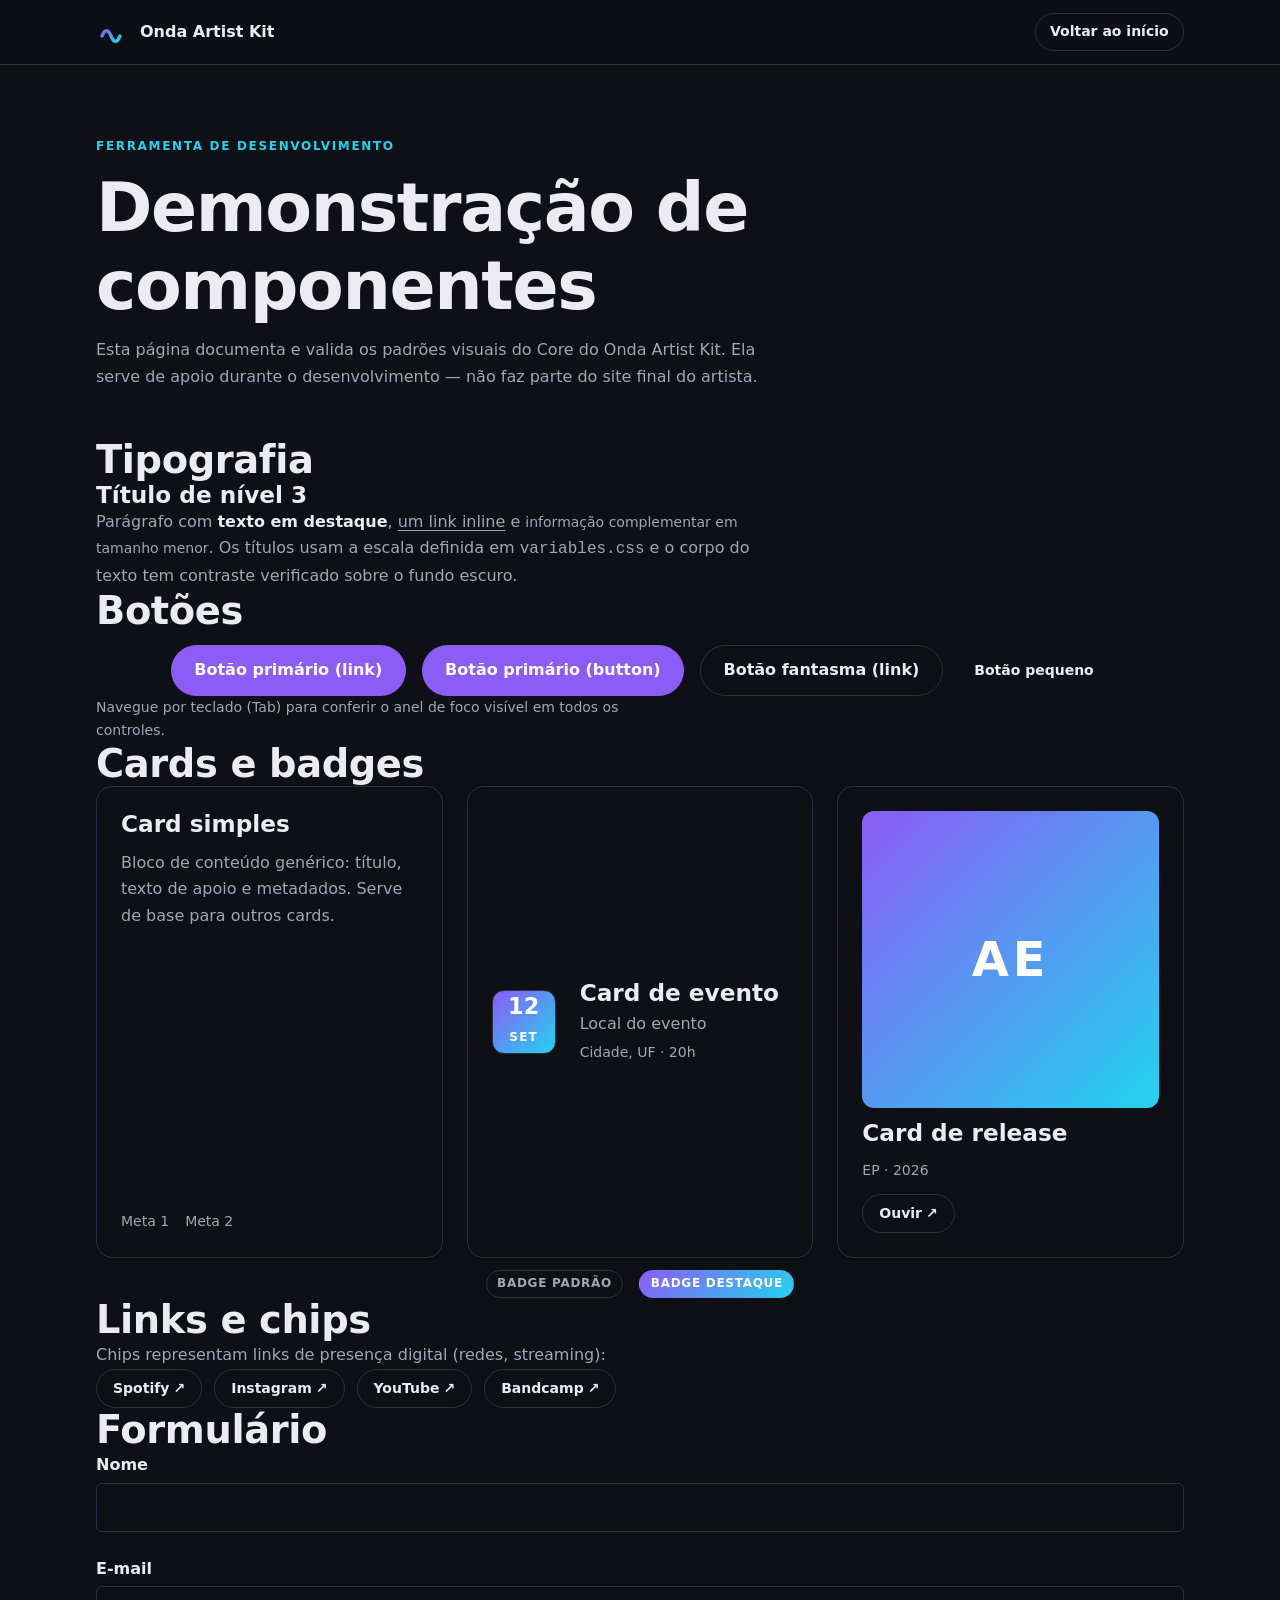
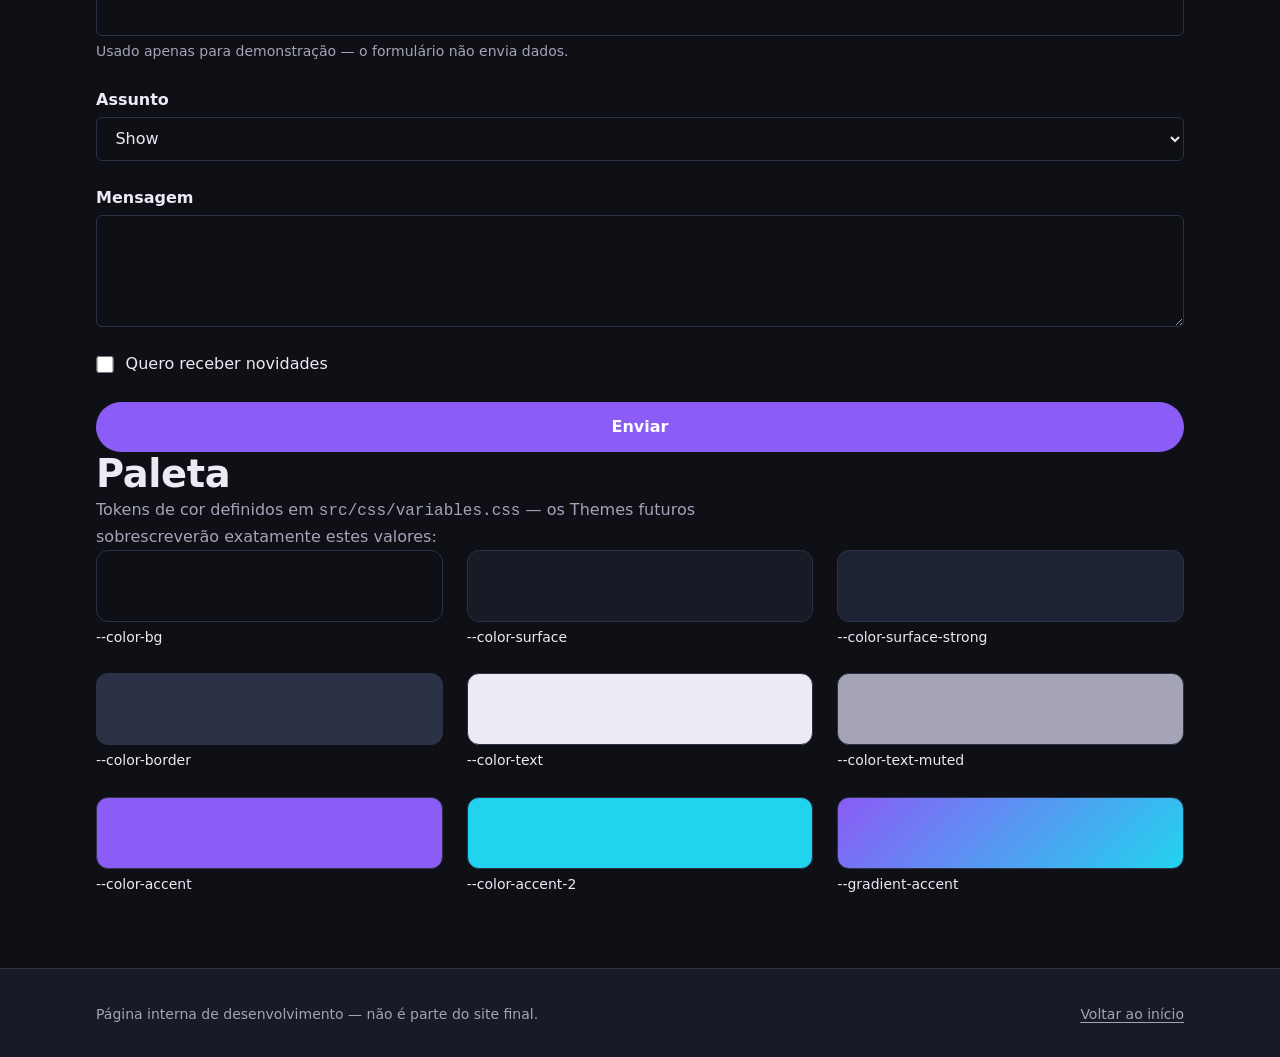
<file: src/pages/components.html>
<!DOCTYPE html>
<html lang="pt-BR">
<head>
    <meta charset="UTF-8">
    <meta name="viewport" content="width=device-width, initial-scale=1.0">
    <meta name="robots" content="noindex">
    <meta name="description" content="Página interna de demonstração dos componentes do Onda Artist Kit. Ferramenta de desenvolvimento.">
    <title>Componentes — Onda Artist Kit</title>
    <link rel="icon" type="image/svg+xml" href="../assets/icons/favicon.svg">
    <link rel="stylesheet" href="../css/main.css">
</head>
<body>
    <a class="skip-link" href="#cp-conteudo">Pular para o conteúdo principal</a>

    <header class="site-header">
        <div class="container site-header__inner">
            <a class="brand" href="../index.html">
                <svg class="brand__mark" viewBox="0 0 64 64" aria-hidden="true" focusable="false">
                    <defs>
                        <linearGradient id="brand-grad" x1="0" y1="0" x2="1" y2="1">
                            <stop offset="0" stop-color="#8b5cf6"/>
                            <stop offset="1" stop-color="#22d3ee"/>
                        </linearGradient>
                    </defs>
                    <path d="M12 40c6-14 12-14 18 0s12 14 18 0" fill="none" stroke="url(#brand-grad)" stroke-width="7" stroke-linecap="round"/>
                </svg>
                <span class="brand__name">Onda Artist Kit</span>
            </a>
            <a class="btn btn--ghost btn--sm" href="../index.html">Voltar ao início</a>
        </div>
    </header>

    <main id="cp-conteudo" tabindex="-1">
        <section class="section">
            <div class="container">
                <header class="section__header">
                    <p class="section__eyebrow">Ferramenta de desenvolvimento</p>
                    <h1>Demonstração de componentes</h1>
                    <p>Esta página documenta e valida os padrões visuais do Core do Onda Artist Kit. Ela serve de apoio durante o desenvolvimento — não faz parte do site final do artista.</p>
                </header>

                <h2 id="cp-tipografia">Tipografia</h2>
                <h3>Título de nível 3</h3>
                <p>Parágrafo com <strong>texto em destaque</strong>, <a href="#cp-tipografia">um link inline</a> e <small>informação complementar em tamanho menor</small>. Os títulos usam a escala definida em <code>variables.css</code> e o corpo do texto tem contraste verificado sobre o fundo escuro.</p>

                <h2 id="cp-botoes">Botões</h2>
                <div class="hero__actions">
                    <a class="btn btn--primary" href="#cp-botoes">Botão primário (link)</a>
                    <button class="btn btn--primary" type="button">Botão primário (button)</button>
                    <a class="btn btn--ghost" href="#cp-botoes">Botão fantasma (link)</a>
                    <button class="btn btn--sm" type="button">Botão pequeno</button>
                </div>
                <p class="field__hint">Navegue por teclado (Tab) para conferir o anel de foco visível em todos os controles.</p>
                <h2 id="cp-cards">Cards e badges</h2>
                <div class="grid grid--3">
                    <article class="card">
                        <h3 class="card__title">Card simples</h3>
                        <p class="card__text">Bloco de conteúdo genérico: título, texto de apoio e metadados. Serve de base para outros cards.</p>
                        <p class="card__meta"><span>Meta 1</span><span>Meta 2</span></p>
                    </article>
                    <article class="card event-card">
                        <p class="event-card__date">
                            <time datetime="2026-09-12T20:00:00-03:00">
                                <span class="event-card__day">12</span>
                                <span class="event-card__month">set</span>
                            </time>
                        </p>
                        <div class="event-card__body">
                            <h3 class="card__title">Card de evento</h3>
                            <p>Local do evento</p>
                            <p class="card__meta">Cidade, UF · 20h</p>
                        </div>
                    </article>
                    <article class="card release-card">
                        <div class="release-card__cover" aria-hidden="true">AE</div>
                        <h3 class="card__title">Card de release</h3>
                        <p class="card__meta">EP · 2026</p>
                        <a class="chip" href="#cp-cards">Ouvir <span aria-hidden="true">↗</span></a>
                    </article>
                </div>
                <div class="hero__actions">
                    <span class="badge">Badge padrão</span>
                    <span class="badge badge--accent">Badge destaque</span>
                </div>

                <h2 id="cp-links">Links e chips</h2>
                <p>Chips representam links de presença digital (redes, streaming):</p>
                <ul class="chip-list" role="list">
                    <li><a class="chip" href="#cp-links">Spotify <span aria-hidden="true">↗</span></a></li>
                    <li><a class="chip" href="#cp-links">Instagram <span aria-hidden="true">↗</span></a></li>
                    <li><a class="chip" href="#cp-links">YouTube <span aria-hidden="true">↗</span></a></li>
                    <li><a class="chip" href="#cp-links">Bandcamp <span aria-hidden="true">↗</span></a></li>
                </ul>
                <h2 id="cp-formulario">Formulário</h2>
                <form class="grid" action="#">
                    <div class="field">
                        <label class="field__label" for="cp-nome">Nome</label>
                        <input class="input" type="text" id="cp-nome" name="nome" autocomplete="name">
                    </div>
                    <div class="field">
                        <label class="field__label" for="cp-email">E-mail</label>
                        <input class="input" type="email" id="cp-email" name="email" autocomplete="email" aria-describedby="cp-email-hint">
                        <p class="field__hint" id="cp-email-hint">Usado apenas para demonstração — o formulário não envia dados.</p>
                    </div>
                    <div class="field">
                        <label class="field__label" for="cp-assunto">Assunto</label>
                        <select class="select" id="cp-assunto" name="assunto">
                            <option value="show">Show</option>
                            <option value="imprensa">Imprensa</option>
                            <option value="parceria">Parceria</option>
                        </select>
                    </div>
                    <div class="field">
                        <label class="field__label" for="cp-mensagem">Mensagem</label>
                        <textarea class="textarea" id="cp-mensagem" name="mensagem"></textarea>
                    </div>
                    <div class="checkbox">
                        <input class="checkbox__input" type="checkbox" id="cp-news" name="newsletter">
                        <label for="cp-news">Quero receber novidades</label>
                    </div>
                    <button class="btn btn--primary" type="button">Enviar</button>
                </form>

                <h2 id="cp-paleta">Paleta</h2>
                <p>Tokens de cor definidos em <code>src/css/variables.css</code> — os Themes futuros sobrescreverão exatamente estes valores:</p>
                <div class="grid grid--3">
                    <div class="swatch swatch--bg"><div class="swatch__sample"></div><small>--color-bg</small></div>
                    <div class="swatch swatch--surface"><div class="swatch__sample"></div><small>--color-surface</small></div>
                    <div class="swatch swatch--surface-strong"><div class="swatch__sample"></div><small>--color-surface-strong</small></div>
                    <div class="swatch swatch--border"><div class="swatch__sample"></div><small>--color-border</small></div>
                    <div class="swatch swatch--text"><div class="swatch__sample"></div><small>--color-text</small></div>
                    <div class="swatch swatch--muted"><div class="swatch__sample"></div><small>--color-text-muted</small></div>
                    <div class="swatch swatch--accent"><div class="swatch__sample"></div><small>--color-accent</small></div>
                    <div class="swatch swatch--accent-2"><div class="swatch__sample"></div><small>--color-accent-2</small></div>
                    <div class="swatch swatch--gradient"><div class="swatch__sample"></div><small>--gradient-accent</small></div>
                </div>
            </div>
        </section>
    </main>

    <footer class="site-footer">
        <div class="container site-footer__inner">
            <p><small>Página interna de desenvolvimento — não é parte do site final.</small></p>
            <p><small><a href="../index.html">Voltar ao início</a></small></p>
        </div>
    </footer>

</body>
</html>
</file>
<file: src/css/main.css>
/* ==========================================================================
   Onda Artist Kit — Core
   main.css — ponto de entrada dos estilos.
   A ordem de importação define a cascata: reset → tokens → base → layout →
   componentes → impressão. Themes futuros deverão importar após este arquivo.
   ========================================================================== */

@import url("reset.css");
@import url("variables.css");
@import url("base.css");
@import url("layout.css");
@import url("components.css");
@import url("print.css");
</file>
<file: configurador/css/style.css>
/* ==========================================================================
   Onda Artist Kit — Configurador
   style.css — identidade visual própria do configurador.
   ========================================================================== */

:root {
  --cfg-bg: #0f121a; --cfg-surface: #171c28; --cfg-surface-strong: #202838;
  --cfg-border: #2e374f; --cfg-text: #e8ecf3; --cfg-text-muted: #9aa3b8;
  --cfg-accent: #8b5cf6; --cfg-accent-2: #22d3ee; --cfg-radius: 0.5rem;
  --cfg-space-sm: 0.625rem; --cfg-space-md: 1rem; --cfg-space-lg: 1.5rem;
  --cfg-font: system-ui, -apple-system, "Segoe UI", Roboto, "Helvetica Neue", Arial, sans-serif;
}

*, *::before, *::after { box-sizing: border-box; }
html { font-size: 16px; }
body {
  margin: 0; background: var(--cfg-bg); color: var(--cfg-text);
  font-family: var(--cfg-font); line-height: 1.6; font-size: 1rem;
}
img { max-width: 100%; display: block; }
button { font: inherit; cursor: pointer; }
a { color: inherit; text-decoration: none; }

.cfg-wrapper { min-height: 100vh; display: flex; flex-direction: column; }
.cfg-header { position: sticky; top: 0; z-index: 50; background: rgba(15, 18, 26, 0.9); backdrop-filter: blur(10px); border-bottom: 1px solid var(--cfg-border); padding: var(--cfg-space-md); }
.cfg-header .container { max-width: 72rem; margin: 0 auto; display: flex; align-items: center; gap: var(--cfg-space-md); }
.cfg-header h1 { font-size: 1.25rem; margin: 0; font-weight: 700; }
.cfg-header h1 .accent { color: var(--cfg-accent); }
.cfg-main { flex: 1; max-width: 72rem; margin: 0 auto; width: 100%; padding: var(--cfg-space-lg) var(--cfg-space-md); }

.cfg-footer { text-align: center; padding: var(--cfg-space-lg); color: var(--cfg-text-muted); font-size: 0.875rem; }

/* Layout de duas colunas */
.cfg-layout { display: grid; grid-template-columns: 280px 1fr; gap: var(--cfg-space-lg); }
@media (max-width: 768px) { .cfg-layout { grid-template-columns: 1fr; } }

/* Navegação de etapas */
.cfg-steps { list-style: none; margin: 0; padding: 0; display: flex; flex-direction: column; gap: 0.375rem; }
.cfg-step {
  display: flex; align-items: center; gap: var(--cfg-space-sm);
  padding: var(--cfg-space-sm) var(--cfg-space-md); border-radius: var(--cfg-radius);
  color: var(--cfg-text-muted); font-weight: 500; transition: background-color 160ms ease, color 160ms ease;
}
.cfg-step:hover { background: var(--cfg-surface-strong); color: var(--cfg-text); }
.cfg-step[aria-current="step"] { background: var(--cfg-accent); color: #000; font-weight: 700; }
.cfg-step .cfg-step-num { width: 1.5rem; height: 1.5rem; border-radius: 9999px; background: var(--cfg-surface-strong); display: inline-flex; align-items: center; justify-content: center; font-size: 0.75rem; color: var(--cfg-text-muted); }
.cfg-step[aria-current="step"] .cfg-step-num { background: #000; color: var(--cfg-accent); }

/* Formulários */
.cfg-form { display: flex; flex-direction: column; gap: var(--cfg-space-md); }
.cfg-form fieldset { border: 1px solid var(--cfg-border); border-radius: var(--cfg-radius); padding: var(--cfg-space-md); margin: 0; }
.cfg-form legend { padding: 0 var(--cfg-space-sm); color: var(--cfg-accent); font-weight: 700; font-size: 0.9rem; }
.cfg-grid { display: grid; grid-template-columns: repeat(auto-fit, minmax(200px, 1fr)); gap: var(--cfg-space-md); }
.cfg-field { display: flex; flex-direction: column; gap: 0.375rem; }
.cfg-field label { font-weight: 600; font-size: 0.9rem; color: var(--cfg-text); }
.cfg-field .cfg-hint { font-size: 0.8rem; color: var(--cfg-text-muted); }
.cfg-field input, .cfg-field textarea, .cfg-field select {
  padding: var(--cfg-space-sm); border: 1px solid var(--cfg-border); border-radius: var(--cfg-radius);
  background: var(--cfg-surface); color: var(--cfg-text); font-family: inherit; font-size: 1rem;
  transition: border-color 160ms ease;
}
.cfg-field input:focus, .cfg-field textarea:focus, .cfg-field select:focus { outline: 2px solid var(--cfg-accent-2); outline-offset: 2px; border-color: var(--cfg-accent-2); }
.cfg-field textarea { min-height: 120px; resize: vertical; }
.cfg-field input[type="checkbox"] { width: auto; }

/* Botões */
.btn { display: inline-flex; align-items: center; justify-content: center; padding: var(--cfg-space-sm) var(--cfg-space-md); border: 1px solid transparent; border-radius: var(--cfg-radius); font-weight: 600; transition: background-color 160ms ease, color 160ms ease; }
.btn--primary { background: var(--cfg-accent); color: #000; }
.btn--primary:hover { background: #a78bfa; }
.btn--ghost { background: transparent; border-color: var(--cfg-border); color: var(--cfg-text); }
.btn--ghost:hover { background: var(--cfg-surface-strong); }
.btn:disabled { opacity: 0.5; cursor: not-allowed; }

/* Cards */
.card { background: var(--cfg-surface); border: 1px solid var(--cfg-border); border-radius: var(--cfg-radius); padding: var(--cfg-space-md); }

/* Lista de itens reordenáveis */
.cfg-list { list-style: none; margin: 0; padding: 0; display: flex; flex-direction: column; gap: var(--cfg-space-sm); }
.cfg-list-item { display: flex; align-items: center; gap: var(--cfg-space-sm); background: var(--cfg-surface); border: 1px solid var(--cfg-border); border-radius: var(--cfg-radius); padding: var(--cfg-space-sm); }
.cfg-list-item .cfg-item-content { flex: 1; }
.cfg-list-item .cfg-item-label { font-weight: 600; }
.cfg-list-item .cfg-item-sub { font-size: 0.85rem; color: var(--cfg-text-muted); }
.cfg-list-empty { text-align: center; padding: var(--cfg-space-lg); color: var(--cfg-text-muted); }
.cfg-drag-handle { cursor: grab; color: var(--cfg-text-muted); font-size: 1.1rem; padding: var(--cfg-space-xs); touch-action: none; }
.cfg-drag-handle:active { cursor: grabbing; }

/* Upload de arquivos */
.cfg-file-input { display: none; }
.cfg-file-label { display: block; padding: var(--cfg-space-sm); border: 2px dashed var(--cfg-border); border-radius: var(--cfg-radius); text-align: center; color: var(--cfg-text-muted); cursor: pointer; transition: border-color 160ms ease; }
.cfg-file-label:hover { border-color: var(--cfg-accent); color: var(--cfg-text); }
.cfg-preview-img { max-width: 80px; max-height: 80px; border-radius: var(--cfg-radius); object-fit: cover; border: 1px solid var(--cfg-border); }

/* Preview */
.cfg-preview-frame { background: #fff; border: 1px solid var(--cfg-border); border-radius: 0.75rem; overflow: hidden; box-shadow: 0 8px 30px rgba(0, 0, 0, 0.3); }
.cfg-preview-iframe { width: 100%; border: 0; transition: width 240ms ease; background: #fff; }
.cfg-preview-controls { display: flex; gap: var(--cfg-space-sm); justify-content: center; margin-bottom: var(--cfg-space-md); flex-wrap: wrap; }
.cfg-preview-controls button { flex: 1; min-width: 80px; }

/* Estados da agenda */
.cfg-agenda-states { display: flex; gap: var(--cfg-space-sm); margin-top: var(--cfg-space-sm); flex-wrap: wrap; }
.cfg-agenda-states button { flex: 1; }

/* Mensagens (toast) */
.cfg-toast {
  position: fixed; bottom: var(--cfg-space-md); right: var(--cfg-space-md);
  background: var(--cfg-surface-strong); border: 1px solid var(--cfg-border);
  border-radius: var(--cfg-radius); padding: var(--cfg-space-sm) var(--cfg-space-md);
  box-shadow: 0 8px 30px rgba(0, 0, 0, 0.3); z-index: 1000;
  animation: slideIn 240ms ease;
}
@keyframes slideIn { from { opacity: 0; transform: translateX(20px); } to { opacity: 1; transform: none; } }

/* Responsividade */
@media (max-width: 600px) {
  .cfg-header .container { flex-wrap: wrap; gap: var(--cfg-space-sm); }
  .cfg-grid { grid-template-columns: 1fr; }
  .cfg-layout { gap: var(--cfg-space-md); }
}
@media print { .cfg-header, .cfg-footer { display: none; } }

/* Complementos do ui.js */
.cfg-required { color: var(--cfg-accent-2); }
.cfg-field-label { font-weight: 600; font-size: 0.9rem; }
.cfg-field--upload .cfg-field { margin-top: var(--cfg-space-sm); }
.cfg-upload-preview { min-height: 1.5rem; }
.cfg-upload-preview img { margin-top: 0.375rem; }
.cfg-row-controls { display: inline-flex; gap: 0.25rem; flex-shrink: 0; }
.btn--icon { padding: 0.25rem 0.5rem; line-height: 1; font-size: 0.9rem; }
.btn--danger:hover { border-color: #ef4444; color: #fca5a5; }
.cfg-row-field { display: flex; flex-direction: column; gap: 0.25rem; font-size: 0.8rem; color: var(--cfg-text-muted); }
.cfg-list-item .cfg-row-field { flex: 1; min-width: 0; }
.cfg-list-item .cfg-row-field input { width: 100%; }
.cfg-list-actions { margin-top: var(--cfg-space-sm); }
.cfg-section-gap { margin-top: var(--cfg-space-md); }
.cfg-theme-grid { display: grid; grid-template-columns: repeat(auto-fit, minmax(220px, 1fr)); gap: var(--cfg-space-md); }
.cfg-theme-title { margin: 0 0 0.25rem; font-size: 1.1rem; }
.cfg-theme-card[aria-pressed="true"] { border-color: var(--cfg-accent); box-shadow: 0 0 0 1px var(--cfg-accent); }
.cfg-theme-badge { display: inline-block; margin-top: 0.5rem; font-size: 0.75rem; color: var(--cfg-accent); font-weight: 700; }
.cfg-checklist { list-style: none; padding: 0; margin: 0 0 var(--cfg-space-md); display: flex; flex-direction: column; gap: 0.375rem; }
.cfg-checklist .ok { color: #4ade80; }
.cfg-checklist .warn { color: #fbbf24; }
.cfg-checklist .block { color: #f87171; }
.cfg-device-btn[aria-pressed="true"] { background: var(--cfg-accent); color: #000; border-color: var(--cfg-accent); }
.cfg-file-tree { margin: 0; padding-left: 1.25rem; color: var(--cfg-text-muted); font-size: 0.85rem; font-family: ui-monospace, "SF Mono", Menlo, Consolas, monospace; }
.cfg-file-tree strong { color: var(--cfg-text); }
.cfg-export-status p { margin: 0.375rem 0; }
</file>
